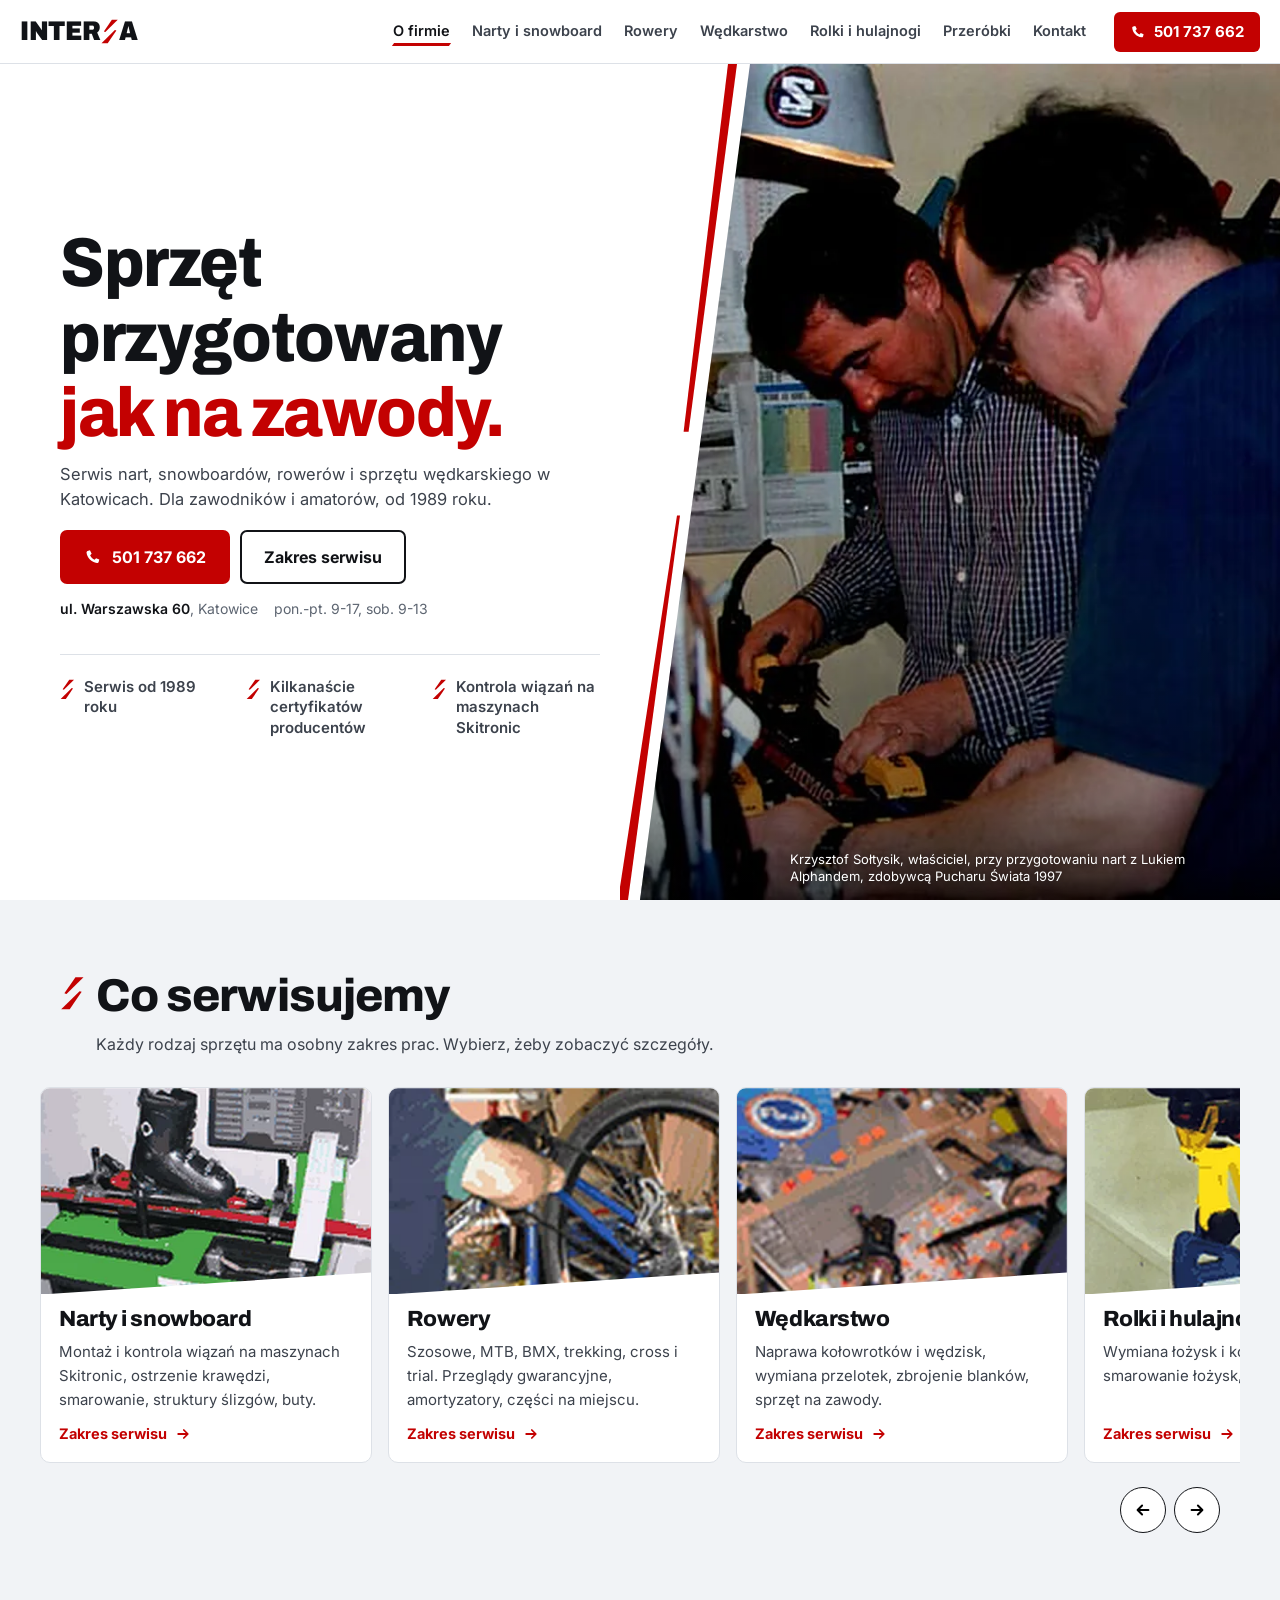
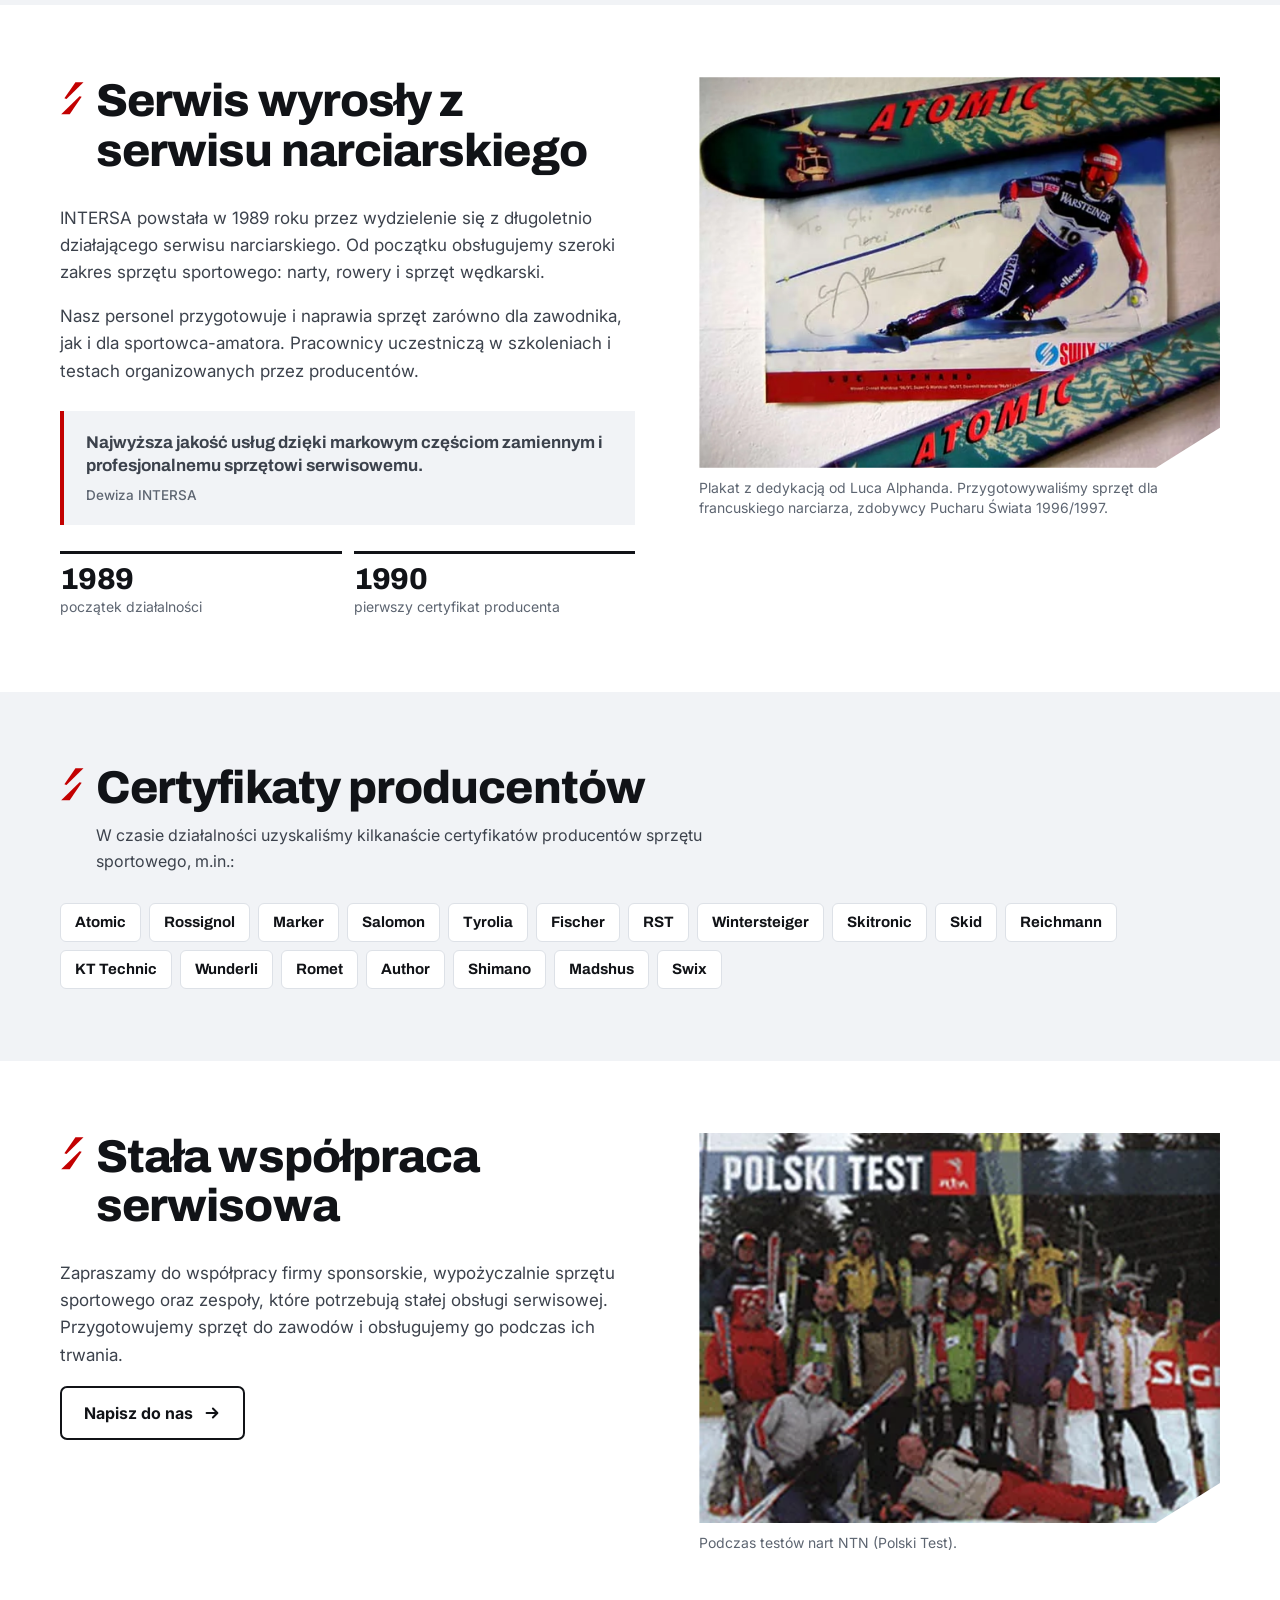
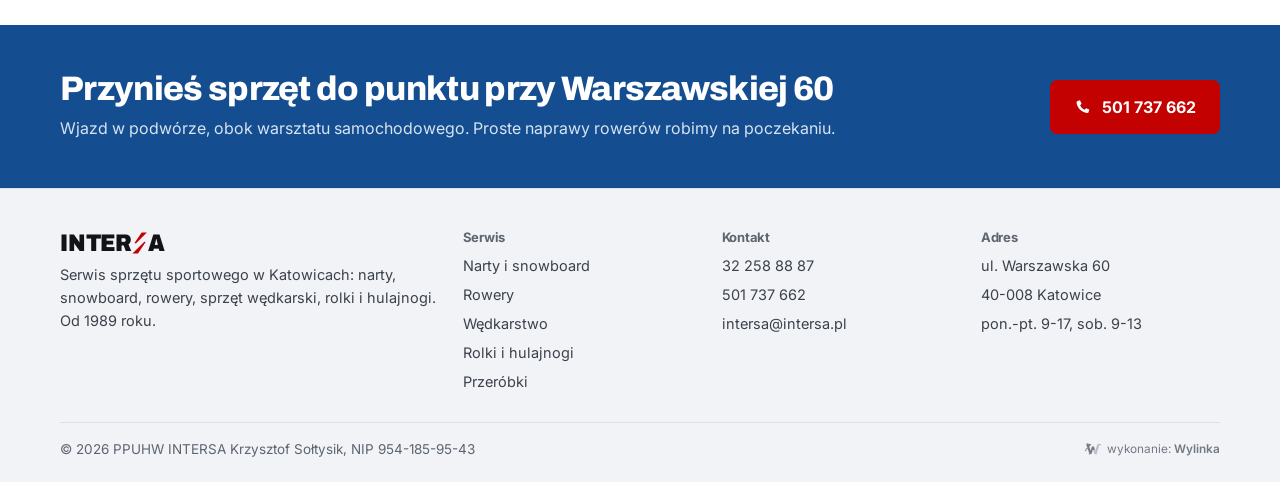
<file: index.html>
<!doctype html>
<html lang="pl">
<head>
<meta charset="utf-8">
<meta name="viewport" content="width=device-width,initial-scale=1,viewport-fit=cover">
<title>Serwis nart, rowerów i sprzętu wędkarskiego Katowice | INTERSA od 1989</title>
<meta name="description" content="INTERSA Katowice, ul. Warszawska 60: serwis nart i snowboardów, rowerów, sprzętu wędkarskiego, rolek i hulajnóg. Markowe części i profesjonalny sprzęt serwisowy od 1989 roku.">
<meta name="robots" content="noindex,nofollow">
<meta name="theme-color" content="#ffffff">
<link rel="icon" href="img/favicon.svg" type="image/svg+xml">
<link rel="preconnect" href="https://fonts.googleapis.com">
<link rel="preconnect" href="https://fonts.gstatic.com" crossorigin>
<link href="https://fonts.googleapis.com/css2?family=Archivo:wdth,wght@62..125,600..900&family=Inter:wght@400;500;600;700&display=swap" rel="stylesheet">
<link rel="preload" as="image" href="img/warsztat-2x.webp">
<link rel="stylesheet" href="style.css">
<style>
.wylinka-badge{display:inline-flex;align-items:center;gap:.4em;color:inherit;text-decoration:none;font-size:.875em;line-height:1;opacity:.85}
.wylinka-badge:hover,.wylinka-badge:focus-visible{opacity:1}
.wylinka-badge:focus-visible{outline:2px solid currentColor;outline-offset:3px;border-radius:2px}
.wylinka-badge svg{width:18px;height:18px;flex:none;overflow:visible}
.wylinka-badge b{font-weight:600}
.wylinka-badge .wy-old{opacity:.45;transform-origin:40px 30px;transition:transform .32s cubic-bezier(.3,.7,.4,1),opacity .32s ease-out}
.wylinka-badge .wy-pod{opacity:0;transition:opacity .2s ease-out .08s}
.wylinka-badge:hover .wy-old,.wylinka-badge:focus-visible .wy-old{transform:translate(9px,7px) rotate(9deg);opacity:0}
.wylinka-badge:hover .wy-pod,.wylinka-badge:focus-visible .wy-pod{opacity:1}
@media (prefers-reduced-motion:reduce){.wylinka-badge .wy-old,.wylinka-badge .wy-pod{transition:none}.wylinka-badge:hover .wy-old,.wylinka-badge:focus-visible .wy-old{transform:none;opacity:.45}.wylinka-badge:hover .wy-pod,.wylinka-badge:focus-visible .wy-pod{opacity:0}}
</style>
</head>
<body>
<a class="skip" href="#tresc">Przejdź do treści</a>
<header class="top">
  <div class="top-in">
    <a class="logo" href="index.html" aria-label="INTERSA - strona główna"><span>INTER</span><svg class="s" viewBox="0 0 20 30" aria-hidden="true"><path d="M13 1H20L5.2 15.6 3.4 15Z"/><path d="M16.6 13.2 18.4 13.8 8 29H.6Z"/></svg><span>A</span></a>
    <nav class="nav" aria-label="Menu główne"><a href="index.html" aria-current=page>O firmie</a><a href="narty.html">Narty i snowboard</a><a href="rowery.html">Rowery</a><a href="wedkarstwo.html">Wędkarstwo</a><a href="rolki.html">Rolki i hulajnogi</a><a href="przerobki.html">Przeróbki</a><a href="kontakt.html">Kontakt</a></nav>
    <a class="tel-top" href="tel:+48501737662"><svg viewBox="0 0 20 20" aria-hidden="true"><path d="M6.6 2.5 4 3.2c-.8.3-1.3 1-1.2 1.9.6 6 5.6 11 11.6 11.6.9.1 1.6-.4 1.9-1.2l.7-2.6-3.6-1.6-1.6 1.7c-2.2-1-4-2.8-5-5l1.7-1.6Z" fill="currentColor"/></svg>501 737 662</a>
    <button class="burger" aria-label="Menu" aria-expanded="false"><span></span></button>
  </div>
</header>
<nav class="mnav" aria-label="Menu mobilne"><a href="index.html" aria-current=page>O firmie<small>od 1989</small></a><a href="narty.html">Narty i snowboard<small>serwis zimowy</small></a><a href="rowery.html">Rowery<small>wszystkie typy</small></a><a href="wedkarstwo.html">Wędkarstwo<small>kołowrotki, wędziska</small></a><a href="rolki.html">Rolki i hulajnogi<small>łożyska, koła</small></a><a href="przerobki.html">Przeróbki<small>sprzęt dla wymagających</small></a><a href="kontakt.html">Kontakt<small>Warszawska 60</small></a><a class="mtel" href="tel:+48501737662">Zadzwoń: 501 737 662</a><span class="maddr">ul. Warszawska 60, Katowice (wjazd w podwórze)<br>pon.-pt. 9:00-17:00, sob. 9:00-13:00</span></nav>
<main id="tresc">

<section class="hero">
  <div class="hero-txt">
    <h1>Sprzęt przygotowany <em>jak na zawody.</em></h1>
    <p class="lead">Serwis nart, snowboardów, rowerów i sprzętu wędkarskiego w Katowicach. Dla zawodników i amatorów, od 1989 roku.</p>
    <div class="acts"><a class="btn btn-red" href="tel:+48501737662"><svg viewBox="0 0 20 20" aria-hidden="true"><path d="M6.6 2.5 4 3.2c-.8.3-1.3 1-1.2 1.9.6 6 5.6 11 11.6 11.6.9.1 1.6-.4 1.9-1.2l.7-2.6-3.6-1.6-1.6 1.7c-2.2-1-4-2.8-5-5l1.7-1.6Z" fill="currentColor"/></svg>501 737 662</a><a class="btn btn-line" href="#serwis">Zakres serwisu</a></div>
    <p class="hero-meta"><span><b>ul. Warszawska 60</b>, Katowice</span><span>pon.-pt. 9-17, sob. 9-13</span></p>
    <ul class="trust"><li><svg class="blades" viewBox="0 0 20 30" aria-hidden="true"><path d="M13 1H20L5.2 15.6 3.4 15Z"/><path d="M16.6 13.2 18.4 13.8 8 29H.6Z"/></svg>Serwis od 1989 roku</li><li><svg class="blades" viewBox="0 0 20 30" aria-hidden="true"><path d="M13 1H20L5.2 15.6 3.4 15Z"/><path d="M16.6 13.2 18.4 13.8 8 29H.6Z"/></svg>Kilkanaście certyfikatów producentów</li><li><svg class="blades" viewBox="0 0 20 30" aria-hidden="true"><path d="M13 1H20L5.2 15.6 3.4 15Z"/><path d="M16.6 13.2 18.4 13.8 8 29H.6Z"/></svg>Kontrola wiązań na maszynach Skitronic</li></ul>
  </div>
  <svg class="cut cut-d" viewBox="0 0 130 100" preserveAspectRatio="none" aria-hidden="true"><path d="M108 0H117L68.6 44H63.6Z"/><path d="M57 54H60L8 100H-2Z"/></svg>
  <div class="hero-img"><img src="img/warsztat-2x.webp" alt="Krzysztof Sołtysik przygotowuje narty w warsztacie INTERSA" width="1280" height="932" fetchpriority="high"><span class="cap">Krzysztof Sołtysik, właściciel, przy przygotowaniu nart z Lukiem Alphandem, zdobywcą Pucharu Świata 1997</span></div>
</section>

<section class="sec sec-ice" id="serwis"><div class="wrap">
  <div class="sec-head"><svg class="blades" viewBox="0 0 20 30" aria-hidden="true"><path d="M13 1H20L5.2 15.6 3.4 15Z"/><path d="M16.6 13.2 18.4 13.8 8 29H.6Z"/></svg><div><h2>Co serwisujemy</h2><p>Każdy rodzaj sprzętu ma osobny zakres prac. Wybierz, żeby zobaczyć szczegóły.</p></div></div>
  <div class="rail" id="rail1"><a class="card" href="narty.html"><figure><img src="img/narty-skitronic.webp" alt="Narty i snowboard - serwis INTERSA" loading="lazy" width="378" height="200"></figure><div class="cb"><h3>Narty i snowboard</h3><p>Montaż i kontrola wiązań na maszynach Skitronic, ostrzenie krawędzi, smarowanie, struktury ślizgów, buty.</p><span class="more">Zakres serwisu <svg viewBox="0 0 20 20" aria-hidden="true"><path d="M4 10h11M11 5l5 5-5 5" fill="none" stroke="currentColor" stroke-width="2.2" stroke-linecap="round" stroke-linejoin="round"/></svg></span></div></a><a class="card" href="rowery.html"><figure><img src="img/rower-serwis.webp" alt="Rowery - serwis INTERSA" loading="lazy" width="378" height="200"></figure><div class="cb"><h3>Rowery</h3><p>Szosowe, MTB, BMX, trekking, cross i trial. Przeglądy gwarancyjne, amortyzatory, części na miejscu.</p><span class="more">Zakres serwisu <svg viewBox="0 0 20 20" aria-hidden="true"><path d="M4 10h11M11 5l5 5-5 5" fill="none" stroke="currentColor" stroke-width="2.2" stroke-linecap="round" stroke-linejoin="round"/></svg></span></div></a><a class="card" href="wedkarstwo.html"><figure><img src="img/wedkarstwo.webp" alt="Wędkarstwo - serwis INTERSA" loading="lazy" width="378" height="200"></figure><div class="cb"><h3>Wędkarstwo</h3><p>Naprawa kołowrotków i wędzisk, wymiana przelotek, zbrojenie blanków, sprzęt na zawody.</p><span class="more">Zakres serwisu <svg viewBox="0 0 20 20" aria-hidden="true"><path d="M4 10h11M11 5l5 5-5 5" fill="none" stroke="currentColor" stroke-width="2.2" stroke-linecap="round" stroke-linejoin="round"/></svg></span></div></a><a class="card" href="rolki.html"><figure><img src="img/rolki.webp" alt="Rolki i hulajnogi - serwis INTERSA" loading="lazy" width="378" height="200"></figure><div class="cb"><h3>Rolki i hulajnogi</h3><p>Wymiana łożysk i kół, mycie i smarowanie łożysk, wymiana hamulców.</p><span class="more">Zakres serwisu <svg viewBox="0 0 20 20" aria-hidden="true"><path d="M4 10h11M11 5l5 5-5 5" fill="none" stroke="currentColor" stroke-width="2.2" stroke-linecap="round" stroke-linejoin="round"/></svg></span></div></a><a class="card" href="przerobki.html"><figure><img src="img/przerobki.webp" alt="Przeróbki na zamówienie - serwis INTERSA" loading="lazy" width="378" height="200"></figure><div class="cb"><h3>Przeróbki na zamówienie</h3><p>Adaptacja sprzętu według projektu klienta i dopasowanie do indywidualnych potrzeb.</p><span class="more">Zakres serwisu <svg viewBox="0 0 20 20" aria-hidden="true"><path d="M4 10h11M11 5l5 5-5 5" fill="none" stroke="currentColor" stroke-width="2.2" stroke-linecap="round" stroke-linejoin="round"/></svg></span></div></a></div>
  <div class="rail-nav" data-rail="rail1"><button data-dir="prev" aria-label="Poprzednie"><svg viewBox="0 0 20 20" aria-hidden="true"><path d="M16 10H5M9 5l-5 5 5 5" fill="none" stroke="currentColor" stroke-width="2.2" stroke-linecap="round" stroke-linejoin="round"/></svg></button><button data-dir="next" aria-label="Następne"><svg viewBox="0 0 20 20" aria-hidden="true"><path d="M4 10h11M11 5l5 5-5 5" fill="none" stroke="currentColor" stroke-width="2.2" stroke-linecap="round" stroke-linejoin="round"/></svg></button></div>
</div></section>

<section class="sec" id="firma"><div class="wrap about">
  <div class="about-txt">
    <div class="sec-head"><svg class="blades" viewBox="0 0 20 30" aria-hidden="true"><path d="M13 1H20L5.2 15.6 3.4 15Z"/><path d="M16.6 13.2 18.4 13.8 8 29H.6Z"/></svg><div><h2>Serwis wyrosły z serwisu narciarskiego</h2></div></div>
    <p>INTERSA powstała w 1989 roku przez wydzielenie się z długoletnio działającego serwisu narciarskiego. Od początku obsługujemy szeroki zakres sprzętu sportowego: narty, rowery i sprzęt wędkarski.</p>
    <p>Nasz personel przygotowuje i naprawia sprzęt zarówno dla zawodnika, jak i dla sportowca-amatora. Pracownicy uczestniczą w szkoleniach i testach organizowanych przez producentów.</p>
    <p class="motto">Najwyższa jakość usług dzięki markowym częściom zamiennym i profesjonalnemu sprzętowi serwisowemu.<span>Dewiza INTERSA</span></p>
    <div class="facts"><div class="fact"><b>1989</b><span>początek działalności</span></div><div class="fact"><b>1990</b><span>pierwszy certyfikat producenta</span></div></div>
  </div>
  <figure class="about-fig"><img src="img/alphand-2x.webp" alt="Plakat Luca Alphanda z dedykacją dla serwisu" loading="lazy" width="1280" height="950"><figcaption>Plakat z dedykacją od Luca Alphanda. Przygotowywaliśmy sprzęt dla francuskiego narciarza, zdobywcy Pucharu Świata 1996/1997.</figcaption></figure>
</div></section>

<section class="sec sec-ice" id="certyfikaty"><div class="wrap">
  <div class="sec-head"><svg class="blades" viewBox="0 0 20 30" aria-hidden="true"><path d="M13 1H20L5.2 15.6 3.4 15Z"/><path d="M16.6 13.2 18.4 13.8 8 29H.6Z"/></svg><div><h2>Certyfikaty producentów</h2><p>W czasie działalności uzyskaliśmy kilkanaście certyfikatów producentów sprzętu sportowego, m.in.:</p></div></div>
  <ul class="brands"><li>Atomic</li><li>Rossignol</li><li>Marker</li><li>Salomon</li><li>Tyrolia</li><li>Fischer</li><li>RST</li><li>Wintersteiger</li><li>Skitronic</li><li>Skid</li><li>Reichmann</li><li>KT Technic</li><li>Wunderli</li><li>Romet</li><li>Author</li><li>Shimano</li><li>Madshus</li><li>Swix</li></ul>
</div></section>

<section class="sec" id="wspolpraca"><div class="wrap about">
  <div class="about-txt">
    <div class="sec-head"><svg class="blades" viewBox="0 0 20 30" aria-hidden="true"><path d="M13 1H20L5.2 15.6 3.4 15Z"/><path d="M16.6 13.2 18.4 13.8 8 29H.6Z"/></svg><div><h2>Stała współpraca serwisowa</h2></div></div>
    <p>Zapraszamy do współpracy firmy sponsorskie, wypożyczalnie sprzętu sportowego oraz zespoły, które potrzebują stałej obsługi serwisowej. Przygotowujemy sprzęt do zawodów i obsługujemy go podczas ich trwania.</p>
    <a class="btn btn-line" href="kontakt.html">Napisz do nas <svg viewBox="0 0 20 20" aria-hidden="true"><path d="M4 10h11M11 5l5 5-5 5" fill="none" stroke="currentColor" stroke-width="2.2" stroke-linecap="round" stroke-linejoin="round"/></svg></a>
  </div>
  <figure class="about-fig"><img src="img/narty-test.webp" alt="Ekipa podczas testów nart NTN - Polski Test" loading="lazy" width="392" height="296"><figcaption>Podczas testów nart NTN (Polski Test).</figcaption></figure>
</div></section>
<section class="band"><div class="wrap band-in">
  <div><h2>Przynieś sprzęt do punktu przy Warszawskiej 60</h2><p>Wjazd w podwórze, obok warsztatu samochodowego. Proste naprawy rowerów robimy na poczekaniu.</p></div>
  <a class="btn btn-red" href="tel:+48501737662"><svg viewBox="0 0 20 20" aria-hidden="true"><path d="M6.6 2.5 4 3.2c-.8.3-1.3 1-1.2 1.9.6 6 5.6 11 11.6 11.6.9.1 1.6-.4 1.9-1.2l.7-2.6-3.6-1.6-1.6 1.7c-2.2-1-4-2.8-5-5l1.7-1.6Z" fill="currentColor"/></svg>501 737 662</a>
</div></section></main>
<footer class="foot">
  <div class="wrap">
    <div class="foot-grid">
      <div class="fbrand"><a class="logo" href="index.html" aria-label="INTERSA"><span>INTER</span><svg class="s" viewBox="0 0 20 30" aria-hidden="true"><path d="M13 1H20L5.2 15.6 3.4 15Z"/><path d="M16.6 13.2 18.4 13.8 8 29H.6Z"/></svg><span>A</span></a><p>Serwis sprzętu sportowego w Katowicach: narty, snowboard, rowery, sprzęt wędkarski, rolki i hulajnogi. Od 1989 roku.</p></div>
      <div><h3>Serwis</h3><ul><li><a href="narty.html">Narty i snowboard</a></li><li><a href="rowery.html">Rowery</a></li><li><a href="wedkarstwo.html">Wędkarstwo</a></li><li><a href="rolki.html">Rolki i hulajnogi</a></li><li><a href="przerobki.html">Przeróbki</a></li></ul></div>
      <div><h3>Kontakt</h3><ul><li><a href="tel:+48322588887">32 258 88 87</a></li><li><a href="tel:+48501737662">501 737 662</a></li><li><a href="mailto:intersa@intersa.pl">intersa@intersa.pl</a></li></ul></div>
      <div><h3>Adres</h3><ul><li>ul. Warszawska 60</li><li>40-008 Katowice</li><li>pon.-pt. 9-17, sob. 9-13</li></ul></div>
    </div>
    <div class="foot-bot">
      <span>&copy; 2026 PPUHW INTERSA Krzysztof Sołtysik, NIP 954-185-95-43</span>
      <a class="wylinka-badge" href="https://wylinka.pl/?utm_source=intersa.pl&amp;utm_medium=stopka&amp;utm_campaign=wykonanie" rel="noopener" title="Strona wykonana przez Wylinka"><svg viewBox="0 0 64 64" aria-hidden="true" focusable="false" fill="currentColor"><path d="M9.8 22.8l-1.2-7.9 2.2-3.7 15.5 4.6-.5 1.5-7.2 5.5 4.7 15.6 5-15.6 7 0 4.1 12.7-4.2-.9-2.6 1.8-.8-2.2-5.3 15.6-4.3 0 .4 .2-2.1 2.8-1.3-1.1 1.1-1.4-3.1 .2-.1-1.7 2.2-.1-5.7-16.5-4.8 .6-.8 3.1 0 .5-.3 .5 .8 2.2-1.6 .5-.4-1.3-.8 1.6-1.5-.8 .8-1.6-1.4 .6-.6-1.6 2.3-.8 .2-.4 1.3-4.8 5.9-.8-2.4-6.9zM15.2 13.7l-.1-.4-.4 .8-.1 .8 .1 1 .1 .4 .3 .7 .3-.9 .1-.7 0-.8z"/><path class="wy-pod" d="M37.1 49.8l-4.5-13.3 2.6-1.8 4.2 .9 .9 2.8 3-9.7 0-.5 .1-.8 3.2-8.4 .5-1 .6-1 .9-1.1 1.3-1 1.1-.7 1.4-.5 1.4-.3 .7 0 .9 0 1.2 .3 1.4 .6 .8 .5 .7 .7 .6 .7 .5 .9 .3 .9 .1 .9 0 .8-.2 .9-.5 .9-.5 .6-.7 .5-.7 .3-.1-.1 0-.1 .5-.5 .3-.7 .2-.5 0-.6-.1-.6-.3-.7-.4-.5-.4-.4-.5-.3-.6-.3-.7 0-.7 .1-.6 .1-.5 .4-.5 .5-.3 .5-.2 .7-.1 1.5-1.4 5.1-.8 3.3-.3 .7-.5 .7-6 17.5 1.9 .1-.1 1.7-3.1-.2 1.1 1.4-1.3 1.1-2.1-2.8 .4-.2z"/><path class="wy-old" d="M40.8 50l.4-.2-4.1 0-4.2-12.5 2.5-1.7 4.3 .9 .6 1.9 .6-1.6 0-.3 2.4-7.8 0-.5 .1-.8 3.2-8.4 .4-.8 .6-.9 .9-1.2 .9-.9 1.3-.8 1.4-.6 1.2-.3 1.4-.1 1.3 .1 .6 .2 .8 .3 1.1 .6 .9 .7 .7 .9 .5 .9 .3 .9 .1 1.1-.1 .9-.3 .9-.4 .7-.6 .7-.6 .4-.6 .2-.1-.1 0-.1 .5-.5 .3-.7 .2-.5 0-.5-.1-.6-.2-.6-.3-.5-.4-.5-.5-.3-.6-.3-.7-.1-.6 0-.6 .1-.6 .3-.6 .5-.3 .4-.2 .5-.1 .5-.1 1.5-1.4 5.1-.8 3.3-.3 .7-.5 .7-6 17.5 1.9 .1-.1 1.7-3.1-.2 1.1 1.4-1.3 1.1zM49.6 17.1l.6 1.7-1.5 1.9 .4 .4 1.8-2.1-.7-2.1zM48.1 28.3l.5 1.8-1.7 1.8 .4 .4 1.9-2-.6-2.2zM37.9 41.7l1.7-1.5-.4-.4-1.7 1.4zM42.6 38.7l-1.5 2.8 1.1 2-1.3 2.6 .5 .2 1.5-2.8-1.1-2 1.4-2.5z"/></svg><span>wykonanie: <b>Wylinka</b></span></a>
    </div>
  </div>
</footer>
<div class="callbar"><a class="btn btn-red" href="tel:+48501737662"><svg viewBox="0 0 20 20" aria-hidden="true"><path d="M6.6 2.5 4 3.2c-.8.3-1.3 1-1.2 1.9.6 6 5.6 11 11.6 11.6.9.1 1.6-.4 1.9-1.2l.7-2.6-3.6-1.6-1.6 1.7c-2.2-1-4-2.8-5-5l1.7-1.6Z" fill="currentColor"/></svg>Zadzwoń</a><a class="btn btn-line" href="kontakt.html">Dojazd</a></div>
<script src="app.js" defer></script>
</body>
</html>
</file>
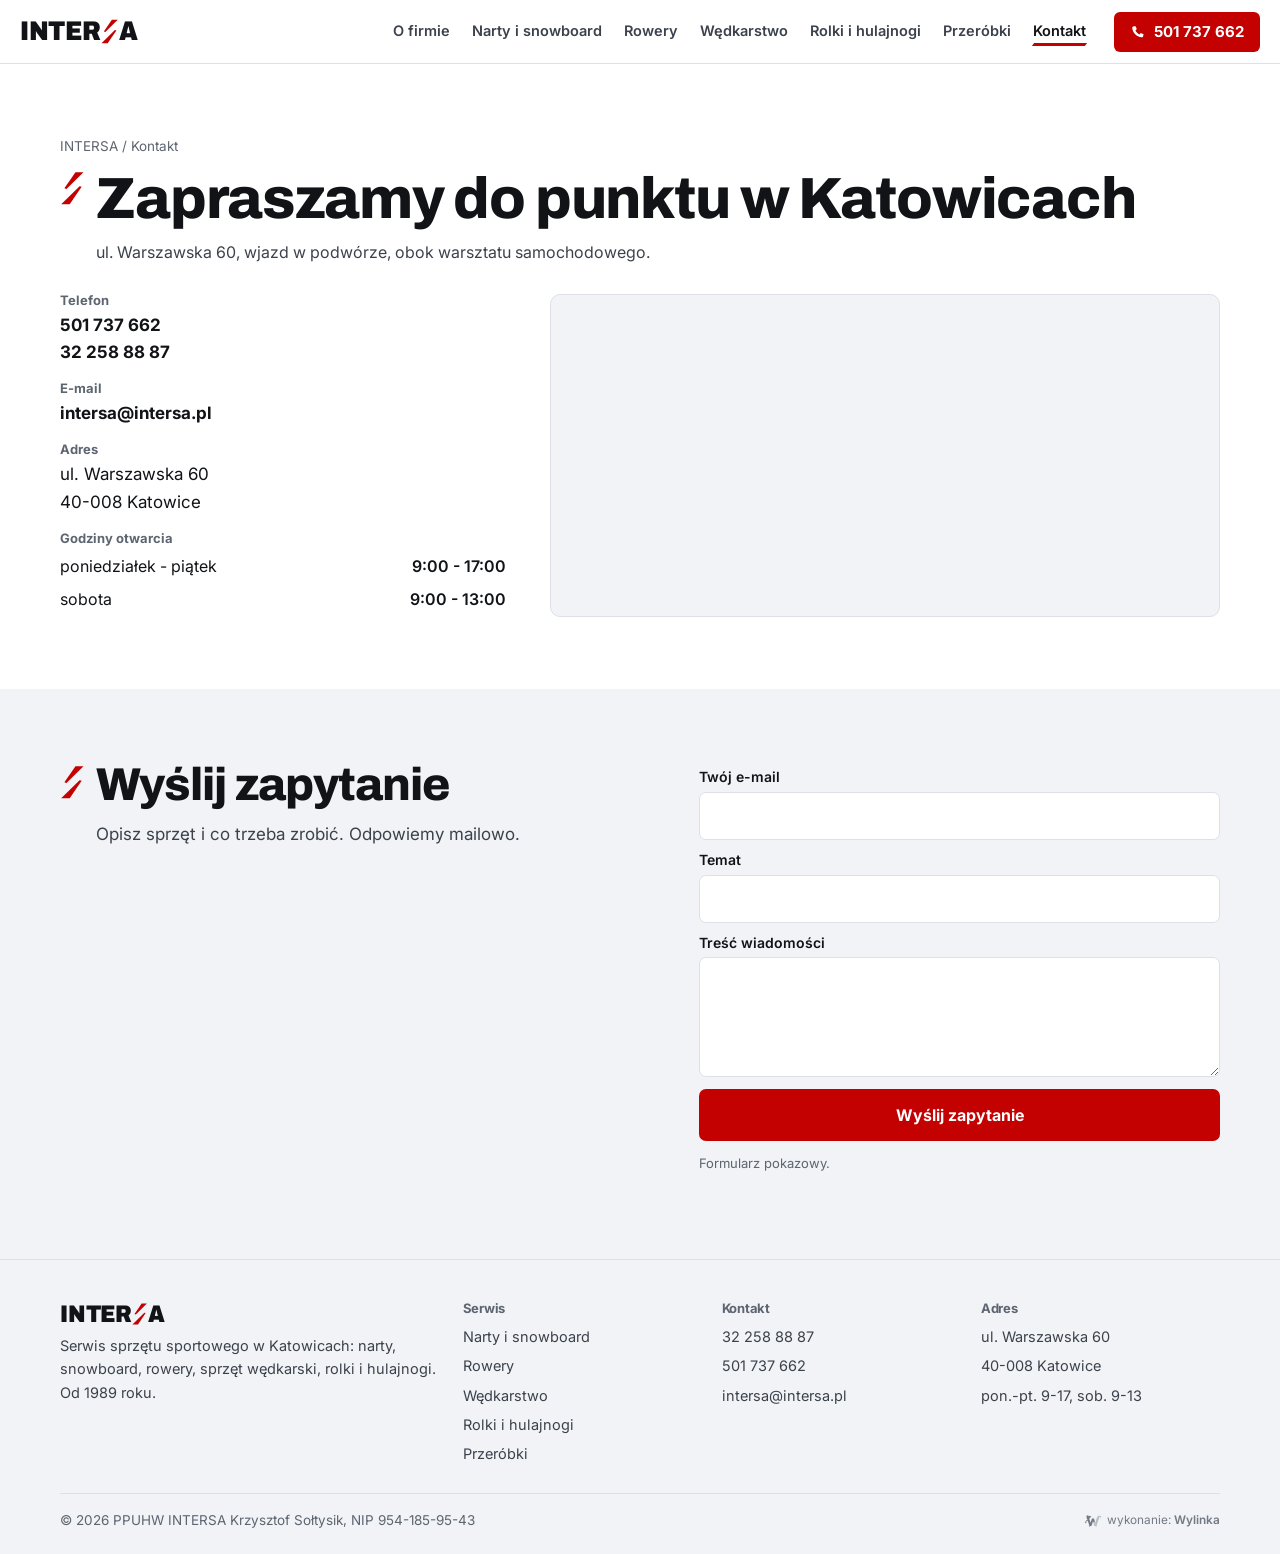
<file: kontakt.html>
<!doctype html>
<html lang="pl">
<head>
<meta charset="utf-8">
<meta name="viewport" content="width=device-width,initial-scale=1,viewport-fit=cover">
<title>Kontakt - INTERSA serwis sprzętu sportowego, Katowice Warszawska 60</title>
<meta name="description" content="INTERSA, ul. Warszawska 60, 40-008 Katowice (wjazd w podwórze). Tel. 32 258 88 87, 501 737 662. Pon.-pt. 9-17, sob. 9-13.">
<meta name="robots" content="noindex,nofollow">
<meta name="theme-color" content="#ffffff">
<link rel="icon" href="img/favicon.svg" type="image/svg+xml">
<link rel="preconnect" href="https://fonts.googleapis.com">
<link rel="preconnect" href="https://fonts.gstatic.com" crossorigin>
<link href="https://fonts.googleapis.com/css2?family=Archivo:wdth,wght@62..125,600..900&family=Inter:wght@400;500;600;700&display=swap" rel="stylesheet">

<link rel="stylesheet" href="style.css">
<style>
.wylinka-badge{display:inline-flex;align-items:center;gap:.4em;color:inherit;text-decoration:none;font-size:.875em;line-height:1;opacity:.85}
.wylinka-badge:hover,.wylinka-badge:focus-visible{opacity:1}
.wylinka-badge:focus-visible{outline:2px solid currentColor;outline-offset:3px;border-radius:2px}
.wylinka-badge svg{width:18px;height:18px;flex:none;overflow:visible}
.wylinka-badge b{font-weight:600}
.wylinka-badge .wy-old{opacity:.45;transform-origin:40px 30px;transition:transform .32s cubic-bezier(.3,.7,.4,1),opacity .32s ease-out}
.wylinka-badge .wy-pod{opacity:0;transition:opacity .2s ease-out .08s}
.wylinka-badge:hover .wy-old,.wylinka-badge:focus-visible .wy-old{transform:translate(9px,7px) rotate(9deg);opacity:0}
.wylinka-badge:hover .wy-pod,.wylinka-badge:focus-visible .wy-pod{opacity:1}
@media (prefers-reduced-motion:reduce){.wylinka-badge .wy-old,.wylinka-badge .wy-pod{transition:none}.wylinka-badge:hover .wy-old,.wylinka-badge:focus-visible .wy-old{transform:none;opacity:.45}.wylinka-badge:hover .wy-pod,.wylinka-badge:focus-visible .wy-pod{opacity:0}}
</style>
</head>
<body>
<a class="skip" href="#tresc">Przejdź do treści</a>
<header class="top">
  <div class="top-in">
    <a class="logo" href="index.html" aria-label="INTERSA - strona główna"><span>INTER</span><svg class="s" viewBox="0 0 20 30" aria-hidden="true"><path d="M13 1H20L5.2 15.6 3.4 15Z"/><path d="M16.6 13.2 18.4 13.8 8 29H.6Z"/></svg><span>A</span></a>
    <nav class="nav" aria-label="Menu główne"><a href="index.html">O firmie</a><a href="narty.html">Narty i snowboard</a><a href="rowery.html">Rowery</a><a href="wedkarstwo.html">Wędkarstwo</a><a href="rolki.html">Rolki i hulajnogi</a><a href="przerobki.html">Przeróbki</a><a href="kontakt.html" aria-current=page>Kontakt</a></nav>
    <a class="tel-top" href="tel:+48501737662"><svg viewBox="0 0 20 20" aria-hidden="true"><path d="M6.6 2.5 4 3.2c-.8.3-1.3 1-1.2 1.9.6 6 5.6 11 11.6 11.6.9.1 1.6-.4 1.9-1.2l.7-2.6-3.6-1.6-1.6 1.7c-2.2-1-4-2.8-5-5l1.7-1.6Z" fill="currentColor"/></svg>501 737 662</a>
    <button class="burger" aria-label="Menu" aria-expanded="false"><span></span></button>
  </div>
</header>
<nav class="mnav" aria-label="Menu mobilne"><a href="index.html">O firmie<small>od 1989</small></a><a href="narty.html">Narty i snowboard<small>serwis zimowy</small></a><a href="rowery.html">Rowery<small>wszystkie typy</small></a><a href="wedkarstwo.html">Wędkarstwo<small>kołowrotki, wędziska</small></a><a href="rolki.html">Rolki i hulajnogi<small>łożyska, koła</small></a><a href="przerobki.html">Przeróbki<small>sprzęt dla wymagających</small></a><a href="kontakt.html" aria-current=page>Kontakt<small>Warszawska 60</small></a><a class="mtel" href="tel:+48501737662">Zadzwoń: 501 737 662</a><span class="maddr">ul. Warszawska 60, Katowice (wjazd w podwórze)<br>pon.-pt. 9:00-17:00, sob. 9:00-13:00</span></nav>
<main id="tresc">

<section class="sec"><div class="wrap">
  <p class="crumb"><a href="index.html">INTERSA</a> / Kontakt</p>
  <div class="sec-head"><svg class="blades" viewBox="0 0 20 30" aria-hidden="true"><path d="M13 1H20L5.2 15.6 3.4 15Z"/><path d="M16.6 13.2 18.4 13.8 8 29H.6Z"/></svg><div><h1 style="font-size:clamp(34px,8vw,58px)">Zapraszamy do punktu w Katowicach</h1><p>ul. Warszawska 60, wjazd w podwórze, obok warsztatu samochodowego.</p></div></div>
  <div class="contact">
    <div class="cinfo">
      <dl>
        <div><dt>Telefon</dt><dd><a href="tel:+48501737662">501 737 662</a><br><a href="tel:+48322588887">32 258 88 87</a></dd></div>
        <div><dt>E-mail</dt><dd><a href="mailto:intersa@intersa.pl">intersa@intersa.pl</a></dd></div>
        <div><dt>Adres</dt><dd>ul. Warszawska 60<br>40-008 Katowice</dd></div>
        <div><dt>Godziny otwarcia</dt><dd><table class="hours"><tr><td>poniedziałek - piątek</td><td>9:00 - 17:00</td></tr><tr><td>sobota</td><td>9:00 - 13:00</td></tr></table></dd></div>
      </dl>
    </div>
    <div class="map"><iframe title="Mapa dojazdu: INTERSA, Warszawska 60, Katowice" src="https://maps.google.com/maps?q=Warszawska+60,+40-008+Katowice&amp;z=16&amp;output=embed" loading="lazy" referrerpolicy="no-referrer-when-downgrade"></iframe></div>
  </div>
</div></section>
<section class="sec sec-ice"><div class="wrap about">
  <div class="about-txt">
    <div class="sec-head"><svg class="blades" viewBox="0 0 20 30" aria-hidden="true"><path d="M13 1H20L5.2 15.6 3.4 15Z"/><path d="M16.6 13.2 18.4 13.8 8 29H.6Z"/></svg><div><h2>Wyślij zapytanie</h2><p>Opisz sprzęt i co trzeba zrobić. Odpowiemy mailowo.</p></div></div>
  </div>
  <form class="form">
    <label>Twój e-mail<input type="email" name="email" autocomplete="email" required></label>
    <label>Temat<input type="text" name="temat"></label>
    <label>Treść wiadomości<textarea name="tresc" required></textarea></label>
    <button class="btn btn-red" type="submit">Wyślij zapytanie</button>
    <p class="demo">Formularz pokazowy.</p>
  </form>
</div></section>
</main>
<footer class="foot">
  <div class="wrap">
    <div class="foot-grid">
      <div class="fbrand"><a class="logo" href="index.html" aria-label="INTERSA"><span>INTER</span><svg class="s" viewBox="0 0 20 30" aria-hidden="true"><path d="M13 1H20L5.2 15.6 3.4 15Z"/><path d="M16.6 13.2 18.4 13.8 8 29H.6Z"/></svg><span>A</span></a><p>Serwis sprzętu sportowego w Katowicach: narty, snowboard, rowery, sprzęt wędkarski, rolki i hulajnogi. Od 1989 roku.</p></div>
      <div><h3>Serwis</h3><ul><li><a href="narty.html">Narty i snowboard</a></li><li><a href="rowery.html">Rowery</a></li><li><a href="wedkarstwo.html">Wędkarstwo</a></li><li><a href="rolki.html">Rolki i hulajnogi</a></li><li><a href="przerobki.html">Przeróbki</a></li></ul></div>
      <div><h3>Kontakt</h3><ul><li><a href="tel:+48322588887">32 258 88 87</a></li><li><a href="tel:+48501737662">501 737 662</a></li><li><a href="mailto:intersa@intersa.pl">intersa@intersa.pl</a></li></ul></div>
      <div><h3>Adres</h3><ul><li>ul. Warszawska 60</li><li>40-008 Katowice</li><li>pon.-pt. 9-17, sob. 9-13</li></ul></div>
    </div>
    <div class="foot-bot">
      <span>&copy; 2026 PPUHW INTERSA Krzysztof Sołtysik, NIP 954-185-95-43</span>
      <a class="wylinka-badge" href="https://wylinka.pl/?utm_source=intersa.pl&amp;utm_medium=stopka&amp;utm_campaign=wykonanie" rel="noopener" title="Strona wykonana przez Wylinka"><svg viewBox="0 0 64 64" aria-hidden="true" focusable="false" fill="currentColor"><path d="M9.8 22.8l-1.2-7.9 2.2-3.7 15.5 4.6-.5 1.5-7.2 5.5 4.7 15.6 5-15.6 7 0 4.1 12.7-4.2-.9-2.6 1.8-.8-2.2-5.3 15.6-4.3 0 .4 .2-2.1 2.8-1.3-1.1 1.1-1.4-3.1 .2-.1-1.7 2.2-.1-5.7-16.5-4.8 .6-.8 3.1 0 .5-.3 .5 .8 2.2-1.6 .5-.4-1.3-.8 1.6-1.5-.8 .8-1.6-1.4 .6-.6-1.6 2.3-.8 .2-.4 1.3-4.8 5.9-.8-2.4-6.9zM15.2 13.7l-.1-.4-.4 .8-.1 .8 .1 1 .1 .4 .3 .7 .3-.9 .1-.7 0-.8z"/><path class="wy-pod" d="M37.1 49.8l-4.5-13.3 2.6-1.8 4.2 .9 .9 2.8 3-9.7 0-.5 .1-.8 3.2-8.4 .5-1 .6-1 .9-1.1 1.3-1 1.1-.7 1.4-.5 1.4-.3 .7 0 .9 0 1.2 .3 1.4 .6 .8 .5 .7 .7 .6 .7 .5 .9 .3 .9 .1 .9 0 .8-.2 .9-.5 .9-.5 .6-.7 .5-.7 .3-.1-.1 0-.1 .5-.5 .3-.7 .2-.5 0-.6-.1-.6-.3-.7-.4-.5-.4-.4-.5-.3-.6-.3-.7 0-.7 .1-.6 .1-.5 .4-.5 .5-.3 .5-.2 .7-.1 1.5-1.4 5.1-.8 3.3-.3 .7-.5 .7-6 17.5 1.9 .1-.1 1.7-3.1-.2 1.1 1.4-1.3 1.1-2.1-2.8 .4-.2z"/><path class="wy-old" d="M40.8 50l.4-.2-4.1 0-4.2-12.5 2.5-1.7 4.3 .9 .6 1.9 .6-1.6 0-.3 2.4-7.8 0-.5 .1-.8 3.2-8.4 .4-.8 .6-.9 .9-1.2 .9-.9 1.3-.8 1.4-.6 1.2-.3 1.4-.1 1.3 .1 .6 .2 .8 .3 1.1 .6 .9 .7 .7 .9 .5 .9 .3 .9 .1 1.1-.1 .9-.3 .9-.4 .7-.6 .7-.6 .4-.6 .2-.1-.1 0-.1 .5-.5 .3-.7 .2-.5 0-.5-.1-.6-.2-.6-.3-.5-.4-.5-.5-.3-.6-.3-.7-.1-.6 0-.6 .1-.6 .3-.6 .5-.3 .4-.2 .5-.1 .5-.1 1.5-1.4 5.1-.8 3.3-.3 .7-.5 .7-6 17.5 1.9 .1-.1 1.7-3.1-.2 1.1 1.4-1.3 1.1zM49.6 17.1l.6 1.7-1.5 1.9 .4 .4 1.8-2.1-.7-2.1zM48.1 28.3l.5 1.8-1.7 1.8 .4 .4 1.9-2-.6-2.2zM37.9 41.7l1.7-1.5-.4-.4-1.7 1.4zM42.6 38.7l-1.5 2.8 1.1 2-1.3 2.6 .5 .2 1.5-2.8-1.1-2 1.4-2.5z"/></svg><span>wykonanie: <b>Wylinka</b></span></a>
    </div>
  </div>
</footer>
<div class="callbar"><a class="btn btn-red" href="tel:+48501737662"><svg viewBox="0 0 20 20" aria-hidden="true"><path d="M6.6 2.5 4 3.2c-.8.3-1.3 1-1.2 1.9.6 6 5.6 11 11.6 11.6.9.1 1.6-.4 1.9-1.2l.7-2.6-3.6-1.6-1.6 1.7c-2.2-1-4-2.8-5-5l1.7-1.6Z" fill="currentColor"/></svg>Zadzwoń</a><a class="btn btn-line" href="kontakt.html">Dojazd</a></div>
<script src="app.js" defer></script>
</body>
</html>
</file>
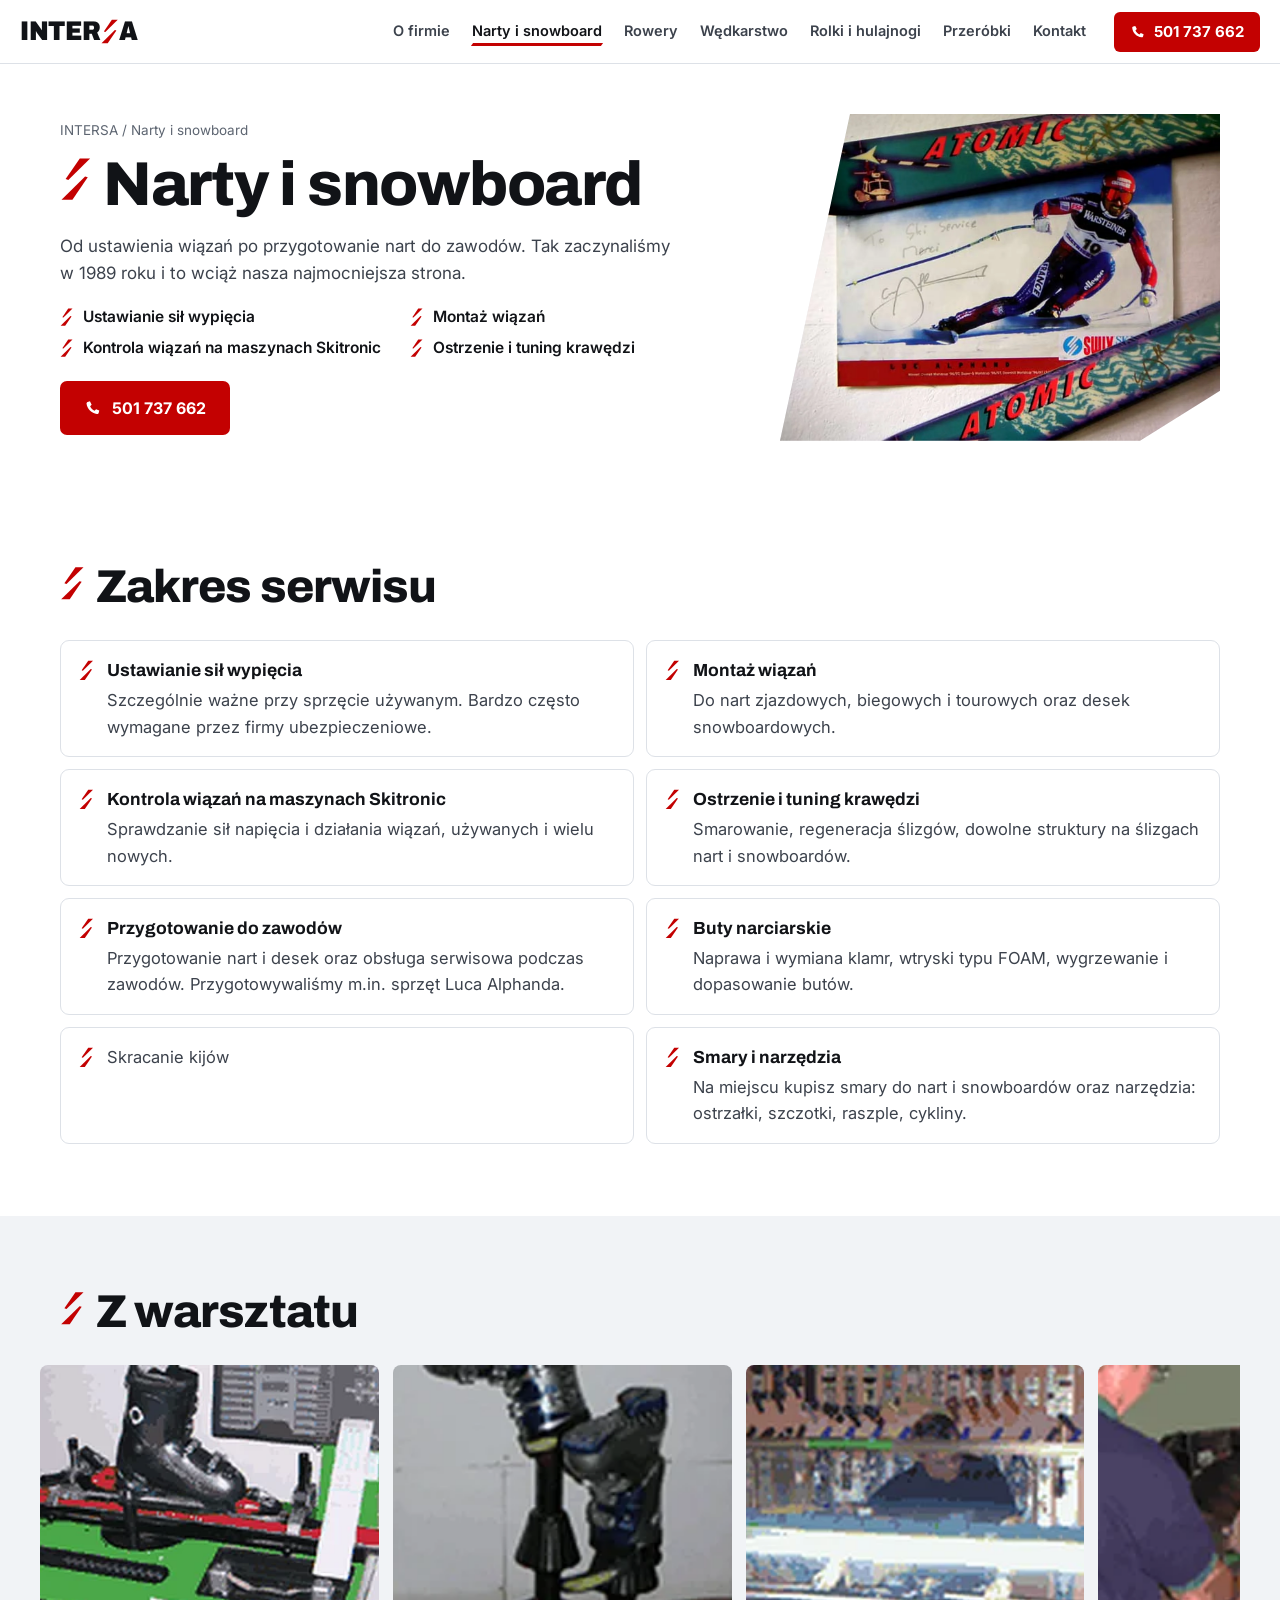
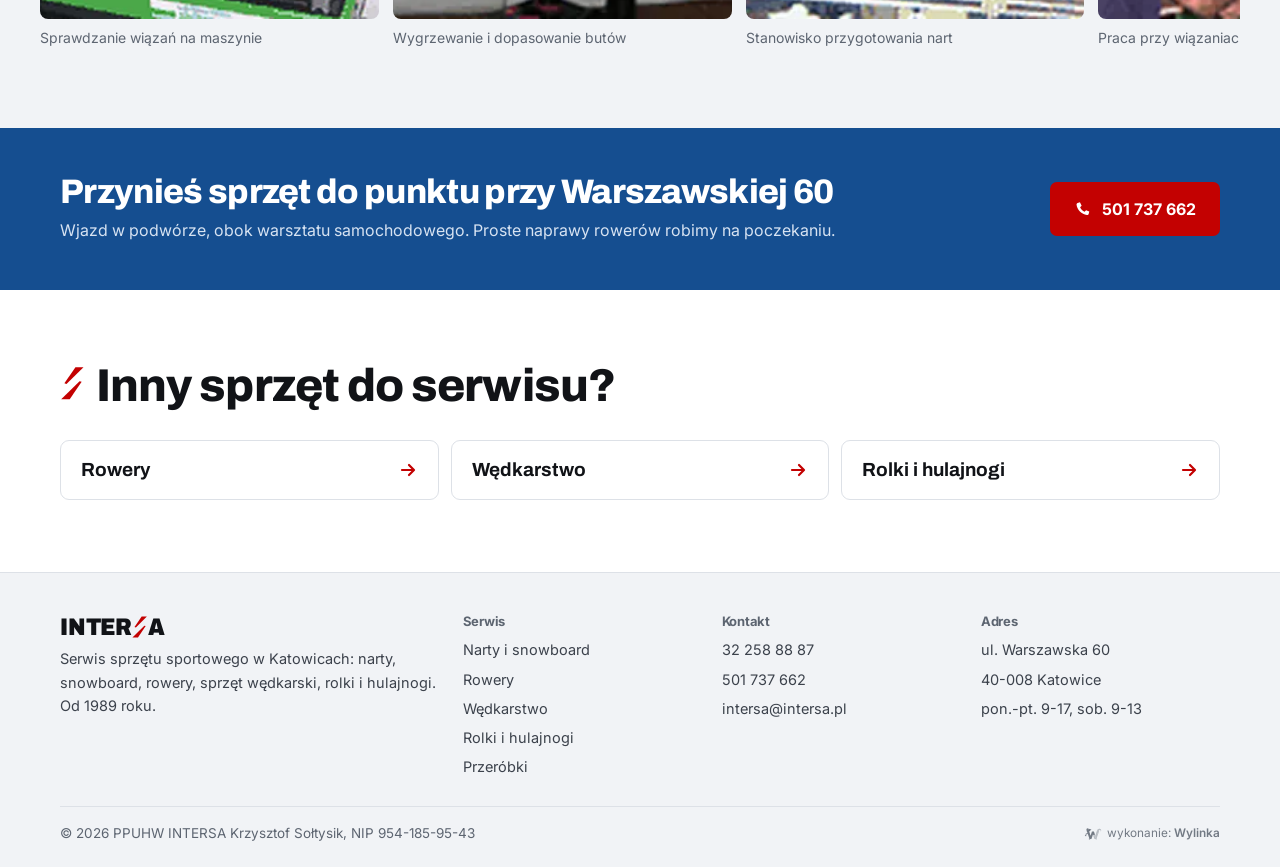
<file: narty.html>
<!doctype html>
<html lang="pl">
<head>
<meta charset="utf-8">
<meta name="viewport" content="width=device-width,initial-scale=1,viewport-fit=cover">
<title>Serwis nart i snowboardów Katowice - wiązania, ostrzenie | INTERSA</title>
<meta name="description" content="Serwis nart i snowboardów w Katowicach: ustawianie sił wypięcia, montaż wiązań, kontrola na maszynach Skitronic, ostrzenie krawędzi, smarowanie, struktury ślizgów, buty narciarskie.">
<meta name="robots" content="noindex,nofollow">
<meta name="theme-color" content="#ffffff">
<link rel="icon" href="img/favicon.svg" type="image/svg+xml">
<link rel="preconnect" href="https://fonts.googleapis.com">
<link rel="preconnect" href="https://fonts.gstatic.com" crossorigin>
<link href="https://fonts.googleapis.com/css2?family=Archivo:wdth,wght@62..125,600..900&family=Inter:wght@400;500;600;700&display=swap" rel="stylesheet">
<link rel="preload" as="image" href="img/alphand-2x.webp">
<link rel="stylesheet" href="style.css">
<style>
.wylinka-badge{display:inline-flex;align-items:center;gap:.4em;color:inherit;text-decoration:none;font-size:.875em;line-height:1;opacity:.85}
.wylinka-badge:hover,.wylinka-badge:focus-visible{opacity:1}
.wylinka-badge:focus-visible{outline:2px solid currentColor;outline-offset:3px;border-radius:2px}
.wylinka-badge svg{width:18px;height:18px;flex:none;overflow:visible}
.wylinka-badge b{font-weight:600}
.wylinka-badge .wy-old{opacity:.45;transform-origin:40px 30px;transition:transform .32s cubic-bezier(.3,.7,.4,1),opacity .32s ease-out}
.wylinka-badge .wy-pod{opacity:0;transition:opacity .2s ease-out .08s}
.wylinka-badge:hover .wy-old,.wylinka-badge:focus-visible .wy-old{transform:translate(9px,7px) rotate(9deg);opacity:0}
.wylinka-badge:hover .wy-pod,.wylinka-badge:focus-visible .wy-pod{opacity:1}
@media (prefers-reduced-motion:reduce){.wylinka-badge .wy-old,.wylinka-badge .wy-pod{transition:none}.wylinka-badge:hover .wy-old,.wylinka-badge:focus-visible .wy-old{transform:none;opacity:.45}.wylinka-badge:hover .wy-pod,.wylinka-badge:focus-visible .wy-pod{opacity:0}}
</style>
</head>
<body>
<a class="skip" href="#tresc">Przejdź do treści</a>
<header class="top">
  <div class="top-in">
    <a class="logo" href="index.html" aria-label="INTERSA - strona główna"><span>INTER</span><svg class="s" viewBox="0 0 20 30" aria-hidden="true"><path d="M13 1H20L5.2 15.6 3.4 15Z"/><path d="M16.6 13.2 18.4 13.8 8 29H.6Z"/></svg><span>A</span></a>
    <nav class="nav" aria-label="Menu główne"><a href="index.html">O firmie</a><a href="narty.html" aria-current=page>Narty i snowboard</a><a href="rowery.html">Rowery</a><a href="wedkarstwo.html">Wędkarstwo</a><a href="rolki.html">Rolki i hulajnogi</a><a href="przerobki.html">Przeróbki</a><a href="kontakt.html">Kontakt</a></nav>
    <a class="tel-top" href="tel:+48501737662"><svg viewBox="0 0 20 20" aria-hidden="true"><path d="M6.6 2.5 4 3.2c-.8.3-1.3 1-1.2 1.9.6 6 5.6 11 11.6 11.6.9.1 1.6-.4 1.9-1.2l.7-2.6-3.6-1.6-1.6 1.7c-2.2-1-4-2.8-5-5l1.7-1.6Z" fill="currentColor"/></svg>501 737 662</a>
    <button class="burger" aria-label="Menu" aria-expanded="false"><span></span></button>
  </div>
</header>
<nav class="mnav" aria-label="Menu mobilne"><a href="index.html">O firmie<small>od 1989</small></a><a href="narty.html" aria-current=page>Narty i snowboard<small>serwis zimowy</small></a><a href="rowery.html">Rowery<small>wszystkie typy</small></a><a href="wedkarstwo.html">Wędkarstwo<small>kołowrotki, wędziska</small></a><a href="rolki.html">Rolki i hulajnogi<small>łożyska, koła</small></a><a href="przerobki.html">Przeróbki<small>sprzęt dla wymagających</small></a><a href="kontakt.html">Kontakt<small>Warszawska 60</small></a><a class="mtel" href="tel:+48501737662">Zadzwoń: 501 737 662</a><span class="maddr">ul. Warszawska 60, Katowice (wjazd w podwórze)<br>pon.-pt. 9:00-17:00, sob. 9:00-13:00</span></nav>
<main id="tresc">

<section class="phero">
  <div class="phero-txt">
    <p class="crumb"><a href="index.html">INTERSA</a> / Narty i snowboard</p>
    <h1><svg class="blades" viewBox="0 0 20 30" aria-hidden="true"><path d="M13 1H20L5.2 15.6 3.4 15Z"/><path d="M16.6 13.2 18.4 13.8 8 29H.6Z"/></svg><span>Narty i snowboard</span></h1>
    <p class="lead">Od ustawienia wiązań po przygotowanie nart do zawodów. Tak zaczynaliśmy w 1989 roku i to wciąż nasza najmocniejsza strona.</p>
    <ul class="pts"><li><svg class="blades" viewBox="0 0 20 30" aria-hidden="true"><path d="M13 1H20L5.2 15.6 3.4 15Z"/><path d="M16.6 13.2 18.4 13.8 8 29H.6Z"/></svg>Ustawianie sił wypięcia</li><li><svg class="blades" viewBox="0 0 20 30" aria-hidden="true"><path d="M13 1H20L5.2 15.6 3.4 15Z"/><path d="M16.6 13.2 18.4 13.8 8 29H.6Z"/></svg>Montaż wiązań</li><li><svg class="blades" viewBox="0 0 20 30" aria-hidden="true"><path d="M13 1H20L5.2 15.6 3.4 15Z"/><path d="M16.6 13.2 18.4 13.8 8 29H.6Z"/></svg>Kontrola wiązań na maszynach Skitronic</li><li><svg class="blades" viewBox="0 0 20 30" aria-hidden="true"><path d="M13 1H20L5.2 15.6 3.4 15Z"/><path d="M16.6 13.2 18.4 13.8 8 29H.6Z"/></svg>Ostrzenie i tuning krawędzi</li></ul>
    <a class="btn btn-red" href="tel:+48501737662"><svg viewBox="0 0 20 20" aria-hidden="true"><path d="M6.6 2.5 4 3.2c-.8.3-1.3 1-1.2 1.9.6 6 5.6 11 11.6 11.6.9.1 1.6-.4 1.9-1.2l.7-2.6-3.6-1.6-1.6 1.7c-2.2-1-4-2.8-5-5l1.7-1.6Z" fill="currentColor"/></svg>501 737 662</a>
  </div>
  <div style="--ar:1.347" class="phero-img"><img src="img/alphand-2x.webp" alt="Plakat Luca Alphanda z dedykacją dla serwisu INTERSA" fetchpriority="high"></div>
</section>
<section class="sec"><div class="wrap">
  <div class="sec-head"><svg class="blades" viewBox="0 0 20 30" aria-hidden="true"><path d="M13 1H20L5.2 15.6 3.4 15Z"/><path d="M16.6 13.2 18.4 13.8 8 29H.6Z"/></svg><div><h2>Zakres serwisu</h2></div></div>
  <ul class="svc"><li><svg class="blades" viewBox="0 0 20 30" aria-hidden="true"><path d="M13 1H20L5.2 15.6 3.4 15Z"/><path d="M16.6 13.2 18.4 13.8 8 29H.6Z"/></svg><div><b>Ustawianie sił wypięcia</b><span>Szczególnie ważne przy sprzęcie używanym. Bardzo często wymagane przez firmy ubezpieczeniowe.</span></div></li><li><svg class="blades" viewBox="0 0 20 30" aria-hidden="true"><path d="M13 1H20L5.2 15.6 3.4 15Z"/><path d="M16.6 13.2 18.4 13.8 8 29H.6Z"/></svg><div><b>Montaż wiązań</b><span>Do nart zjazdowych, biegowych i tourowych oraz desek snowboardowych.</span></div></li><li><svg class="blades" viewBox="0 0 20 30" aria-hidden="true"><path d="M13 1H20L5.2 15.6 3.4 15Z"/><path d="M16.6 13.2 18.4 13.8 8 29H.6Z"/></svg><div><b>Kontrola wiązań na maszynach Skitronic</b><span>Sprawdzanie sił napięcia i działania wiązań, używanych i wielu nowych.</span></div></li><li><svg class="blades" viewBox="0 0 20 30" aria-hidden="true"><path d="M13 1H20L5.2 15.6 3.4 15Z"/><path d="M16.6 13.2 18.4 13.8 8 29H.6Z"/></svg><div><b>Ostrzenie i tuning krawędzi</b><span>Smarowanie, regeneracja ślizgów, dowolne struktury na ślizgach nart i snowboardów.</span></div></li><li><svg class="blades" viewBox="0 0 20 30" aria-hidden="true"><path d="M13 1H20L5.2 15.6 3.4 15Z"/><path d="M16.6 13.2 18.4 13.8 8 29H.6Z"/></svg><div><b>Przygotowanie do zawodów</b><span>Przygotowanie nart i desek oraz obsługa serwisowa podczas zawodów. Przygotowywaliśmy m.in. sprzęt Luca Alphanda.</span></div></li><li><svg class="blades" viewBox="0 0 20 30" aria-hidden="true"><path d="M13 1H20L5.2 15.6 3.4 15Z"/><path d="M16.6 13.2 18.4 13.8 8 29H.6Z"/></svg><div><b>Buty narciarskie</b><span>Naprawa i wymiana klamr, wtryski typu FOAM, wygrzewanie i dopasowanie butów.</span></div></li><li><svg class="blades" viewBox="0 0 20 30" aria-hidden="true"><path d="M13 1H20L5.2 15.6 3.4 15Z"/><path d="M16.6 13.2 18.4 13.8 8 29H.6Z"/></svg><div><span>Skracanie kijów</span></div></li><li><svg class="blades" viewBox="0 0 20 30" aria-hidden="true"><path d="M13 1H20L5.2 15.6 3.4 15Z"/><path d="M16.6 13.2 18.4 13.8 8 29H.6Z"/></svg><div><b>Smary i narzędzia</b><span>Na miejscu kupisz smary do nart i snowboardów oraz narzędzia: ostrzałki, szczotki, raszple, cykliny.</span></div></li></ul>
</div></section>
<section class="sec sec-ice"><div class="wrap"><div class="sec-head"><svg class="blades" viewBox="0 0 20 30" aria-hidden="true"><path d="M13 1H20L5.2 15.6 3.4 15Z"/><path d="M16.6 13.2 18.4 13.8 8 29H.6Z"/></svg><div><h2>Z warsztatu</h2></div></div><div class="gal"><figure><img src="img/narty-skitronic.webp" alt="Sprawdzanie wiązań na maszynie" loading="lazy"><figcaption>Sprawdzanie wiązań na maszynie</figcaption></figure><figure><img src="img/narty-buty.webp" alt="Wygrzewanie i dopasowanie butów" loading="lazy"><figcaption>Wygrzewanie i dopasowanie butów</figcaption></figure><figure><img src="img/narty-stol.webp" alt="Stanowisko przygotowania nart" loading="lazy"><figcaption>Stanowisko przygotowania nart</figcaption></figure><figure><img src="img/narty-wiazania.webp" alt="Praca przy wiązaniach" loading="lazy"><figcaption>Praca przy wiązaniach</figcaption></figure><figure><img src="img/narty-test.webp" alt="Podczas testów nart NTN" loading="lazy"><figcaption>Podczas testów nart NTN</figcaption></figure></div></div></section><section class="band"><div class="wrap band-in">
  <div><h2>Przynieś sprzęt do punktu przy Warszawskiej 60</h2><p>Wjazd w podwórze, obok warsztatu samochodowego. Proste naprawy rowerów robimy na poczekaniu.</p></div>
  <a class="btn btn-red" href="tel:+48501737662"><svg viewBox="0 0 20 20" aria-hidden="true"><path d="M6.6 2.5 4 3.2c-.8.3-1.3 1-1.2 1.9.6 6 5.6 11 11.6 11.6.9.1 1.6-.4 1.9-1.2l.7-2.6-3.6-1.6-1.6 1.7c-2.2-1-4-2.8-5-5l1.7-1.6Z" fill="currentColor"/></svg>501 737 662</a>
</div></section><section class="sec"><div class="wrap"><div class="sec-head"><svg class="blades" viewBox="0 0 20 30" aria-hidden="true"><path d="M13 1H20L5.2 15.6 3.4 15Z"/><path d="M16.6 13.2 18.4 13.8 8 29H.6Z"/></svg><div><h2>Inny sprzęt do serwisu?</h2></div></div><div class="next"><a href="rowery.html">Rowery<svg viewBox="0 0 20 20" aria-hidden="true"><path d="M4 10h11M11 5l5 5-5 5" fill="none" stroke="currentColor" stroke-width="2.2" stroke-linecap="round" stroke-linejoin="round"/></svg></a><a href="wedkarstwo.html">Wędkarstwo<svg viewBox="0 0 20 20" aria-hidden="true"><path d="M4 10h11M11 5l5 5-5 5" fill="none" stroke="currentColor" stroke-width="2.2" stroke-linecap="round" stroke-linejoin="round"/></svg></a><a href="rolki.html">Rolki i hulajnogi<svg viewBox="0 0 20 20" aria-hidden="true"><path d="M4 10h11M11 5l5 5-5 5" fill="none" stroke="currentColor" stroke-width="2.2" stroke-linecap="round" stroke-linejoin="round"/></svg></a></div></div></section></main>
<footer class="foot">
  <div class="wrap">
    <div class="foot-grid">
      <div class="fbrand"><a class="logo" href="index.html" aria-label="INTERSA"><span>INTER</span><svg class="s" viewBox="0 0 20 30" aria-hidden="true"><path d="M13 1H20L5.2 15.6 3.4 15Z"/><path d="M16.6 13.2 18.4 13.8 8 29H.6Z"/></svg><span>A</span></a><p>Serwis sprzętu sportowego w Katowicach: narty, snowboard, rowery, sprzęt wędkarski, rolki i hulajnogi. Od 1989 roku.</p></div>
      <div><h3>Serwis</h3><ul><li><a href="narty.html">Narty i snowboard</a></li><li><a href="rowery.html">Rowery</a></li><li><a href="wedkarstwo.html">Wędkarstwo</a></li><li><a href="rolki.html">Rolki i hulajnogi</a></li><li><a href="przerobki.html">Przeróbki</a></li></ul></div>
      <div><h3>Kontakt</h3><ul><li><a href="tel:+48322588887">32 258 88 87</a></li><li><a href="tel:+48501737662">501 737 662</a></li><li><a href="mailto:intersa@intersa.pl">intersa@intersa.pl</a></li></ul></div>
      <div><h3>Adres</h3><ul><li>ul. Warszawska 60</li><li>40-008 Katowice</li><li>pon.-pt. 9-17, sob. 9-13</li></ul></div>
    </div>
    <div class="foot-bot">
      <span>&copy; 2026 PPUHW INTERSA Krzysztof Sołtysik, NIP 954-185-95-43</span>
      <a class="wylinka-badge" href="https://wylinka.pl/?utm_source=intersa.pl&amp;utm_medium=stopka&amp;utm_campaign=wykonanie" rel="noopener" title="Strona wykonana przez Wylinka"><svg viewBox="0 0 64 64" aria-hidden="true" focusable="false" fill="currentColor"><path d="M9.8 22.8l-1.2-7.9 2.2-3.7 15.5 4.6-.5 1.5-7.2 5.5 4.7 15.6 5-15.6 7 0 4.1 12.7-4.2-.9-2.6 1.8-.8-2.2-5.3 15.6-4.3 0 .4 .2-2.1 2.8-1.3-1.1 1.1-1.4-3.1 .2-.1-1.7 2.2-.1-5.7-16.5-4.8 .6-.8 3.1 0 .5-.3 .5 .8 2.2-1.6 .5-.4-1.3-.8 1.6-1.5-.8 .8-1.6-1.4 .6-.6-1.6 2.3-.8 .2-.4 1.3-4.8 5.9-.8-2.4-6.9zM15.2 13.7l-.1-.4-.4 .8-.1 .8 .1 1 .1 .4 .3 .7 .3-.9 .1-.7 0-.8z"/><path class="wy-pod" d="M37.1 49.8l-4.5-13.3 2.6-1.8 4.2 .9 .9 2.8 3-9.7 0-.5 .1-.8 3.2-8.4 .5-1 .6-1 .9-1.1 1.3-1 1.1-.7 1.4-.5 1.4-.3 .7 0 .9 0 1.2 .3 1.4 .6 .8 .5 .7 .7 .6 .7 .5 .9 .3 .9 .1 .9 0 .8-.2 .9-.5 .9-.5 .6-.7 .5-.7 .3-.1-.1 0-.1 .5-.5 .3-.7 .2-.5 0-.6-.1-.6-.3-.7-.4-.5-.4-.4-.5-.3-.6-.3-.7 0-.7 .1-.6 .1-.5 .4-.5 .5-.3 .5-.2 .7-.1 1.5-1.4 5.1-.8 3.3-.3 .7-.5 .7-6 17.5 1.9 .1-.1 1.7-3.1-.2 1.1 1.4-1.3 1.1-2.1-2.8 .4-.2z"/><path class="wy-old" d="M40.8 50l.4-.2-4.1 0-4.2-12.5 2.5-1.7 4.3 .9 .6 1.9 .6-1.6 0-.3 2.4-7.8 0-.5 .1-.8 3.2-8.4 .4-.8 .6-.9 .9-1.2 .9-.9 1.3-.8 1.4-.6 1.2-.3 1.4-.1 1.3 .1 .6 .2 .8 .3 1.1 .6 .9 .7 .7 .9 .5 .9 .3 .9 .1 1.1-.1 .9-.3 .9-.4 .7-.6 .7-.6 .4-.6 .2-.1-.1 0-.1 .5-.5 .3-.7 .2-.5 0-.5-.1-.6-.2-.6-.3-.5-.4-.5-.5-.3-.6-.3-.7-.1-.6 0-.6 .1-.6 .3-.6 .5-.3 .4-.2 .5-.1 .5-.1 1.5-1.4 5.1-.8 3.3-.3 .7-.5 .7-6 17.5 1.9 .1-.1 1.7-3.1-.2 1.1 1.4-1.3 1.1zM49.6 17.1l.6 1.7-1.5 1.9 .4 .4 1.8-2.1-.7-2.1zM48.1 28.3l.5 1.8-1.7 1.8 .4 .4 1.9-2-.6-2.2zM37.9 41.7l1.7-1.5-.4-.4-1.7 1.4zM42.6 38.7l-1.5 2.8 1.1 2-1.3 2.6 .5 .2 1.5-2.8-1.1-2 1.4-2.5z"/></svg><span>wykonanie: <b>Wylinka</b></span></a>
    </div>
  </div>
</footer>
<div class="callbar"><a class="btn btn-red" href="tel:+48501737662"><svg viewBox="0 0 20 20" aria-hidden="true"><path d="M6.6 2.5 4 3.2c-.8.3-1.3 1-1.2 1.9.6 6 5.6 11 11.6 11.6.9.1 1.6-.4 1.9-1.2l.7-2.6-3.6-1.6-1.6 1.7c-2.2-1-4-2.8-5-5l1.7-1.6Z" fill="currentColor"/></svg>Zadzwoń</a><a class="btn btn-line" href="kontakt.html">Dojazd</a></div>
<script src="app.js" defer></script>
</body>
</html>
</file>
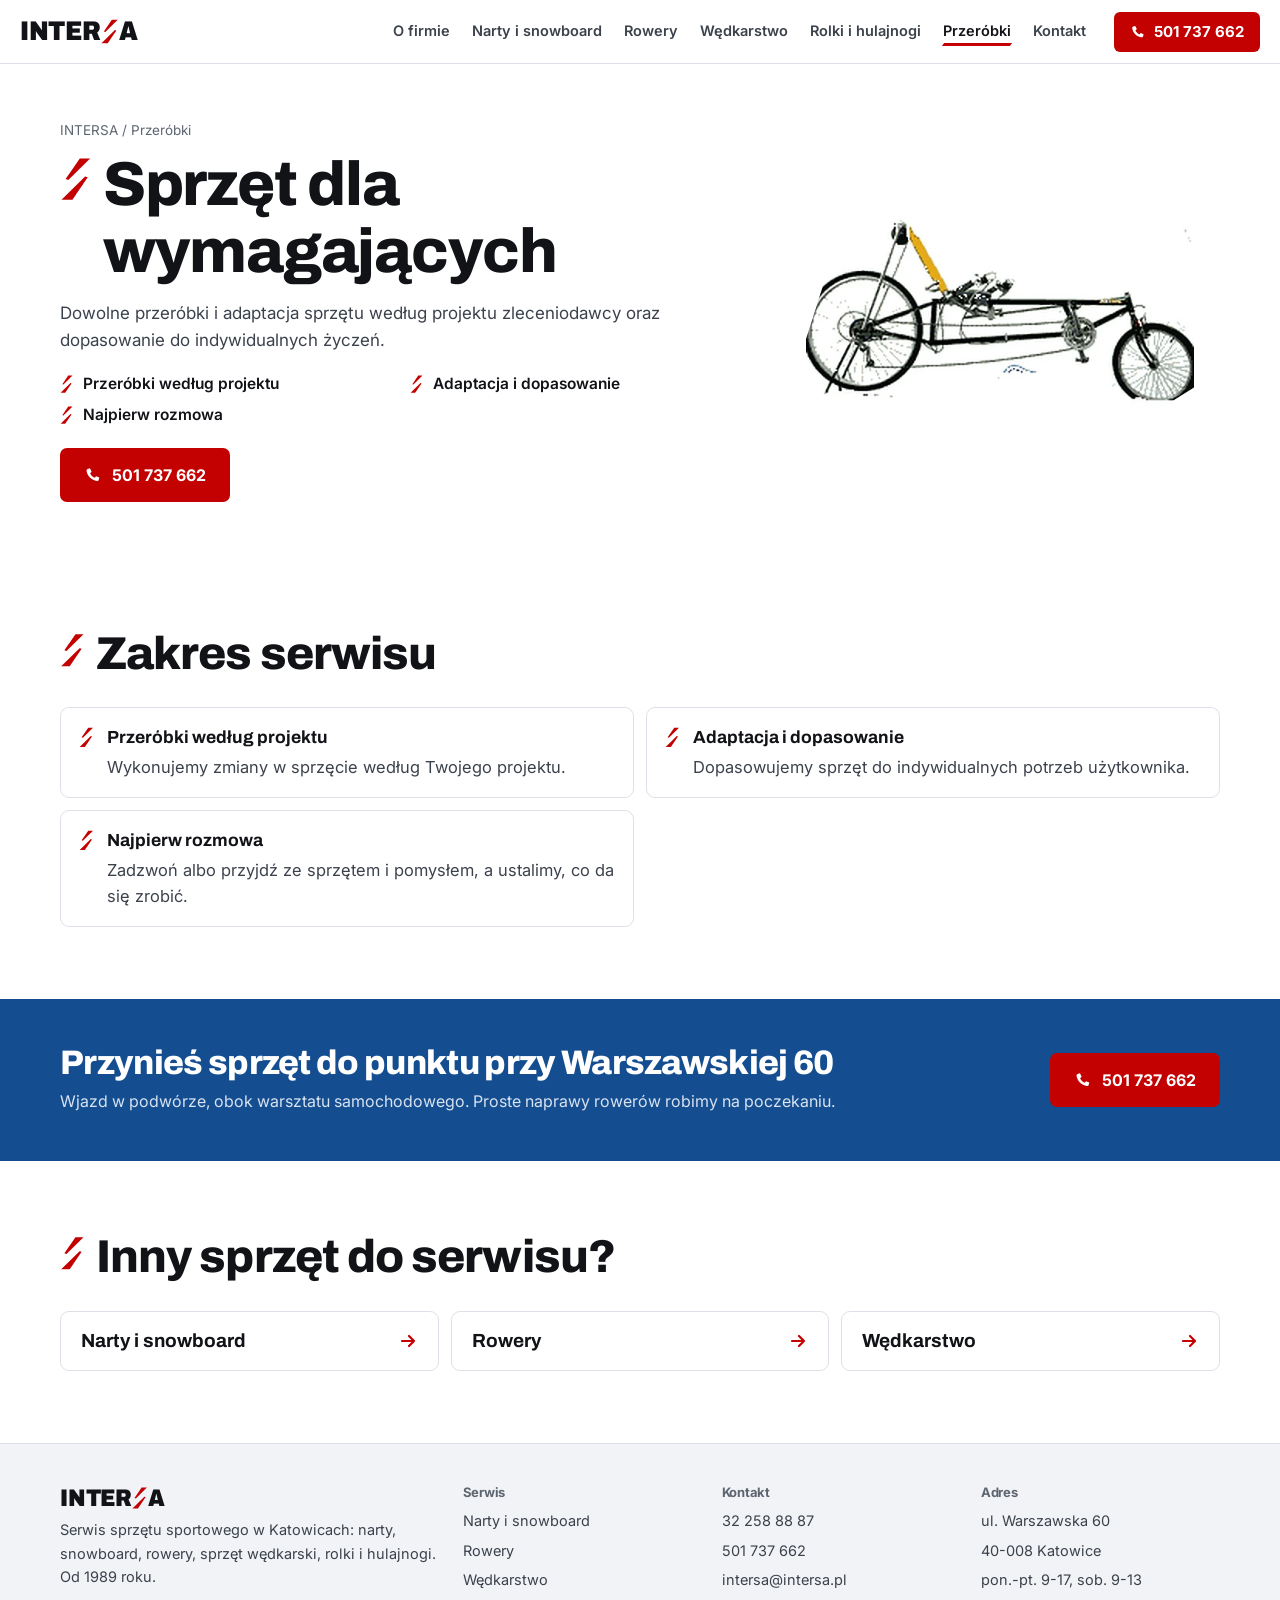
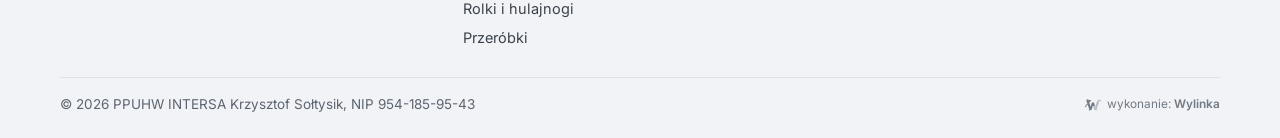
<file: przerobki.html>
<!doctype html>
<html lang="pl">
<head>
<meta charset="utf-8">
<meta name="viewport" content="width=device-width,initial-scale=1,viewport-fit=cover">
<title>Przeróbki sprzętu sportowego na zamówienie Katowice | INTERSA</title>
<meta name="description" content="Sprzęt dla wymagających: przeróbki i adaptacja sprzętu sportowego według projektu zleceniodawcy, dopasowanie do indywidualnych potrzeb. INTERSA Katowice.">
<meta name="robots" content="noindex,nofollow">
<meta name="theme-color" content="#ffffff">
<link rel="icon" href="img/favicon.svg" type="image/svg+xml">
<link rel="preconnect" href="https://fonts.googleapis.com">
<link rel="preconnect" href="https://fonts.gstatic.com" crossorigin>
<link href="https://fonts.googleapis.com/css2?family=Archivo:wdth,wght@62..125,600..900&family=Inter:wght@400;500;600;700&display=swap" rel="stylesheet">
<link rel="preload" as="image" href="img/przerobki.webp">
<link rel="stylesheet" href="style.css">
<style>
.wylinka-badge{display:inline-flex;align-items:center;gap:.4em;color:inherit;text-decoration:none;font-size:.875em;line-height:1;opacity:.85}
.wylinka-badge:hover,.wylinka-badge:focus-visible{opacity:1}
.wylinka-badge:focus-visible{outline:2px solid currentColor;outline-offset:3px;border-radius:2px}
.wylinka-badge svg{width:18px;height:18px;flex:none;overflow:visible}
.wylinka-badge b{font-weight:600}
.wylinka-badge .wy-old{opacity:.45;transform-origin:40px 30px;transition:transform .32s cubic-bezier(.3,.7,.4,1),opacity .32s ease-out}
.wylinka-badge .wy-pod{opacity:0;transition:opacity .2s ease-out .08s}
.wylinka-badge:hover .wy-old,.wylinka-badge:focus-visible .wy-old{transform:translate(9px,7px) rotate(9deg);opacity:0}
.wylinka-badge:hover .wy-pod,.wylinka-badge:focus-visible .wy-pod{opacity:1}
@media (prefers-reduced-motion:reduce){.wylinka-badge .wy-old,.wylinka-badge .wy-pod{transition:none}.wylinka-badge:hover .wy-old,.wylinka-badge:focus-visible .wy-old{transform:none;opacity:.45}.wylinka-badge:hover .wy-pod,.wylinka-badge:focus-visible .wy-pod{opacity:0}}
</style>
</head>
<body>
<a class="skip" href="#tresc">Przejdź do treści</a>
<header class="top">
  <div class="top-in">
    <a class="logo" href="index.html" aria-label="INTERSA - strona główna"><span>INTER</span><svg class="s" viewBox="0 0 20 30" aria-hidden="true"><path d="M13 1H20L5.2 15.6 3.4 15Z"/><path d="M16.6 13.2 18.4 13.8 8 29H.6Z"/></svg><span>A</span></a>
    <nav class="nav" aria-label="Menu główne"><a href="index.html">O firmie</a><a href="narty.html">Narty i snowboard</a><a href="rowery.html">Rowery</a><a href="wedkarstwo.html">Wędkarstwo</a><a href="rolki.html">Rolki i hulajnogi</a><a href="przerobki.html" aria-current=page>Przeróbki</a><a href="kontakt.html">Kontakt</a></nav>
    <a class="tel-top" href="tel:+48501737662"><svg viewBox="0 0 20 20" aria-hidden="true"><path d="M6.6 2.5 4 3.2c-.8.3-1.3 1-1.2 1.9.6 6 5.6 11 11.6 11.6.9.1 1.6-.4 1.9-1.2l.7-2.6-3.6-1.6-1.6 1.7c-2.2-1-4-2.8-5-5l1.7-1.6Z" fill="currentColor"/></svg>501 737 662</a>
    <button class="burger" aria-label="Menu" aria-expanded="false"><span></span></button>
  </div>
</header>
<nav class="mnav" aria-label="Menu mobilne"><a href="index.html">O firmie<small>od 1989</small></a><a href="narty.html">Narty i snowboard<small>serwis zimowy</small></a><a href="rowery.html">Rowery<small>wszystkie typy</small></a><a href="wedkarstwo.html">Wędkarstwo<small>kołowrotki, wędziska</small></a><a href="rolki.html">Rolki i hulajnogi<small>łożyska, koła</small></a><a href="przerobki.html" aria-current=page>Przeróbki<small>sprzęt dla wymagających</small></a><a href="kontakt.html">Kontakt<small>Warszawska 60</small></a><a class="mtel" href="tel:+48501737662">Zadzwoń: 501 737 662</a><span class="maddr">ul. Warszawska 60, Katowice (wjazd w podwórze)<br>pon.-pt. 9:00-17:00, sob. 9:00-13:00</span></nav>
<main id="tresc">

<section class="phero">
  <div class="phero-txt">
    <p class="crumb"><a href="index.html">INTERSA</a> / Przeróbki</p>
    <h1><svg class="blades" viewBox="0 0 20 30" aria-hidden="true"><path d="M13 1H20L5.2 15.6 3.4 15Z"/><path d="M16.6 13.2 18.4 13.8 8 29H.6Z"/></svg><span>Sprzęt dla wymagających</span></h1>
    <p class="lead">Dowolne przeróbki i adaptacja sprzętu według projektu zleceniodawcy oraz dopasowanie do indywidualnych życzeń.</p>
    <ul class="pts"><li><svg class="blades" viewBox="0 0 20 30" aria-hidden="true"><path d="M13 1H20L5.2 15.6 3.4 15Z"/><path d="M16.6 13.2 18.4 13.8 8 29H.6Z"/></svg>Przeróbki według projektu</li><li><svg class="blades" viewBox="0 0 20 30" aria-hidden="true"><path d="M13 1H20L5.2 15.6 3.4 15Z"/><path d="M16.6 13.2 18.4 13.8 8 29H.6Z"/></svg>Adaptacja i dopasowanie</li><li><svg class="blades" viewBox="0 0 20 30" aria-hidden="true"><path d="M13 1H20L5.2 15.6 3.4 15Z"/><path d="M16.6 13.2 18.4 13.8 8 29H.6Z"/></svg>Najpierw rozmowa</li></ul>
    <a class="btn btn-red" href="tel:+48501737662"><svg viewBox="0 0 20 20" aria-hidden="true"><path d="M6.6 2.5 4 3.2c-.8.3-1.3 1-1.2 1.9.6 6 5.6 11 11.6 11.6.9.1 1.6-.4 1.9-1.2l.7-2.6-3.6-1.6-1.6 1.7c-2.2-1-4-2.8-5-5l1.7-1.6Z" fill="currentColor"/></svg>501 737 662</a>
  </div>
  <div style="--ar:1.992" class="phero-img contain"><img src="img/przerobki.webp" alt="Rower tandem poziomy przerobiony na zamówienie" fetchpriority="high"></div>
</section>
<section class="sec"><div class="wrap">
  <div class="sec-head"><svg class="blades" viewBox="0 0 20 30" aria-hidden="true"><path d="M13 1H20L5.2 15.6 3.4 15Z"/><path d="M16.6 13.2 18.4 13.8 8 29H.6Z"/></svg><div><h2>Zakres serwisu</h2></div></div>
  <ul class="svc"><li><svg class="blades" viewBox="0 0 20 30" aria-hidden="true"><path d="M13 1H20L5.2 15.6 3.4 15Z"/><path d="M16.6 13.2 18.4 13.8 8 29H.6Z"/></svg><div><b>Przeróbki według projektu</b><span>Wykonujemy zmiany w sprzęcie według Twojego projektu.</span></div></li><li><svg class="blades" viewBox="0 0 20 30" aria-hidden="true"><path d="M13 1H20L5.2 15.6 3.4 15Z"/><path d="M16.6 13.2 18.4 13.8 8 29H.6Z"/></svg><div><b>Adaptacja i dopasowanie</b><span>Dopasowujemy sprzęt do indywidualnych potrzeb użytkownika.</span></div></li><li><svg class="blades" viewBox="0 0 20 30" aria-hidden="true"><path d="M13 1H20L5.2 15.6 3.4 15Z"/><path d="M16.6 13.2 18.4 13.8 8 29H.6Z"/></svg><div><b>Najpierw rozmowa</b><span>Zadzwoń albo przyjdź ze sprzętem i pomysłem, a ustalimy, co da się zrobić.</span></div></li></ul>
</div></section>
<section class="band"><div class="wrap band-in">
  <div><h2>Przynieś sprzęt do punktu przy Warszawskiej 60</h2><p>Wjazd w podwórze, obok warsztatu samochodowego. Proste naprawy rowerów robimy na poczekaniu.</p></div>
  <a class="btn btn-red" href="tel:+48501737662"><svg viewBox="0 0 20 20" aria-hidden="true"><path d="M6.6 2.5 4 3.2c-.8.3-1.3 1-1.2 1.9.6 6 5.6 11 11.6 11.6.9.1 1.6-.4 1.9-1.2l.7-2.6-3.6-1.6-1.6 1.7c-2.2-1-4-2.8-5-5l1.7-1.6Z" fill="currentColor"/></svg>501 737 662</a>
</div></section><section class="sec"><div class="wrap"><div class="sec-head"><svg class="blades" viewBox="0 0 20 30" aria-hidden="true"><path d="M13 1H20L5.2 15.6 3.4 15Z"/><path d="M16.6 13.2 18.4 13.8 8 29H.6Z"/></svg><div><h2>Inny sprzęt do serwisu?</h2></div></div><div class="next"><a href="narty.html">Narty i snowboard<svg viewBox="0 0 20 20" aria-hidden="true"><path d="M4 10h11M11 5l5 5-5 5" fill="none" stroke="currentColor" stroke-width="2.2" stroke-linecap="round" stroke-linejoin="round"/></svg></a><a href="rowery.html">Rowery<svg viewBox="0 0 20 20" aria-hidden="true"><path d="M4 10h11M11 5l5 5-5 5" fill="none" stroke="currentColor" stroke-width="2.2" stroke-linecap="round" stroke-linejoin="round"/></svg></a><a href="wedkarstwo.html">Wędkarstwo<svg viewBox="0 0 20 20" aria-hidden="true"><path d="M4 10h11M11 5l5 5-5 5" fill="none" stroke="currentColor" stroke-width="2.2" stroke-linecap="round" stroke-linejoin="round"/></svg></a></div></div></section></main>
<footer class="foot">
  <div class="wrap">
    <div class="foot-grid">
      <div class="fbrand"><a class="logo" href="index.html" aria-label="INTERSA"><span>INTER</span><svg class="s" viewBox="0 0 20 30" aria-hidden="true"><path d="M13 1H20L5.2 15.6 3.4 15Z"/><path d="M16.6 13.2 18.4 13.8 8 29H.6Z"/></svg><span>A</span></a><p>Serwis sprzętu sportowego w Katowicach: narty, snowboard, rowery, sprzęt wędkarski, rolki i hulajnogi. Od 1989 roku.</p></div>
      <div><h3>Serwis</h3><ul><li><a href="narty.html">Narty i snowboard</a></li><li><a href="rowery.html">Rowery</a></li><li><a href="wedkarstwo.html">Wędkarstwo</a></li><li><a href="rolki.html">Rolki i hulajnogi</a></li><li><a href="przerobki.html">Przeróbki</a></li></ul></div>
      <div><h3>Kontakt</h3><ul><li><a href="tel:+48322588887">32 258 88 87</a></li><li><a href="tel:+48501737662">501 737 662</a></li><li><a href="mailto:intersa@intersa.pl">intersa@intersa.pl</a></li></ul></div>
      <div><h3>Adres</h3><ul><li>ul. Warszawska 60</li><li>40-008 Katowice</li><li>pon.-pt. 9-17, sob. 9-13</li></ul></div>
    </div>
    <div class="foot-bot">
      <span>&copy; 2026 PPUHW INTERSA Krzysztof Sołtysik, NIP 954-185-95-43</span>
      <a class="wylinka-badge" href="https://wylinka.pl/?utm_source=intersa.pl&amp;utm_medium=stopka&amp;utm_campaign=wykonanie" rel="noopener" title="Strona wykonana przez Wylinka"><svg viewBox="0 0 64 64" aria-hidden="true" focusable="false" fill="currentColor"><path d="M9.8 22.8l-1.2-7.9 2.2-3.7 15.5 4.6-.5 1.5-7.2 5.5 4.7 15.6 5-15.6 7 0 4.1 12.7-4.2-.9-2.6 1.8-.8-2.2-5.3 15.6-4.3 0 .4 .2-2.1 2.8-1.3-1.1 1.1-1.4-3.1 .2-.1-1.7 2.2-.1-5.7-16.5-4.8 .6-.8 3.1 0 .5-.3 .5 .8 2.2-1.6 .5-.4-1.3-.8 1.6-1.5-.8 .8-1.6-1.4 .6-.6-1.6 2.3-.8 .2-.4 1.3-4.8 5.9-.8-2.4-6.9zM15.2 13.7l-.1-.4-.4 .8-.1 .8 .1 1 .1 .4 .3 .7 .3-.9 .1-.7 0-.8z"/><path class="wy-pod" d="M37.1 49.8l-4.5-13.3 2.6-1.8 4.2 .9 .9 2.8 3-9.7 0-.5 .1-.8 3.2-8.4 .5-1 .6-1 .9-1.1 1.3-1 1.1-.7 1.4-.5 1.4-.3 .7 0 .9 0 1.2 .3 1.4 .6 .8 .5 .7 .7 .6 .7 .5 .9 .3 .9 .1 .9 0 .8-.2 .9-.5 .9-.5 .6-.7 .5-.7 .3-.1-.1 0-.1 .5-.5 .3-.7 .2-.5 0-.6-.1-.6-.3-.7-.4-.5-.4-.4-.5-.3-.6-.3-.7 0-.7 .1-.6 .1-.5 .4-.5 .5-.3 .5-.2 .7-.1 1.5-1.4 5.1-.8 3.3-.3 .7-.5 .7-6 17.5 1.9 .1-.1 1.7-3.1-.2 1.1 1.4-1.3 1.1-2.1-2.8 .4-.2z"/><path class="wy-old" d="M40.8 50l.4-.2-4.1 0-4.2-12.5 2.5-1.7 4.3 .9 .6 1.9 .6-1.6 0-.3 2.4-7.8 0-.5 .1-.8 3.2-8.4 .4-.8 .6-.9 .9-1.2 .9-.9 1.3-.8 1.4-.6 1.2-.3 1.4-.1 1.3 .1 .6 .2 .8 .3 1.1 .6 .9 .7 .7 .9 .5 .9 .3 .9 .1 1.1-.1 .9-.3 .9-.4 .7-.6 .7-.6 .4-.6 .2-.1-.1 0-.1 .5-.5 .3-.7 .2-.5 0-.5-.1-.6-.2-.6-.3-.5-.4-.5-.5-.3-.6-.3-.7-.1-.6 0-.6 .1-.6 .3-.6 .5-.3 .4-.2 .5-.1 .5-.1 1.5-1.4 5.1-.8 3.3-.3 .7-.5 .7-6 17.5 1.9 .1-.1 1.7-3.1-.2 1.1 1.4-1.3 1.1zM49.6 17.1l.6 1.7-1.5 1.9 .4 .4 1.8-2.1-.7-2.1zM48.1 28.3l.5 1.8-1.7 1.8 .4 .4 1.9-2-.6-2.2zM37.9 41.7l1.7-1.5-.4-.4-1.7 1.4zM42.6 38.7l-1.5 2.8 1.1 2-1.3 2.6 .5 .2 1.5-2.8-1.1-2 1.4-2.5z"/></svg><span>wykonanie: <b>Wylinka</b></span></a>
    </div>
  </div>
</footer>
<div class="callbar"><a class="btn btn-red" href="tel:+48501737662"><svg viewBox="0 0 20 20" aria-hidden="true"><path d="M6.6 2.5 4 3.2c-.8.3-1.3 1-1.2 1.9.6 6 5.6 11 11.6 11.6.9.1 1.6-.4 1.9-1.2l.7-2.6-3.6-1.6-1.6 1.7c-2.2-1-4-2.8-5-5l1.7-1.6Z" fill="currentColor"/></svg>Zadzwoń</a><a class="btn btn-line" href="kontakt.html">Dojazd</a></div>
<script src="app.js" defer></script>
</body>
</html>
</file>
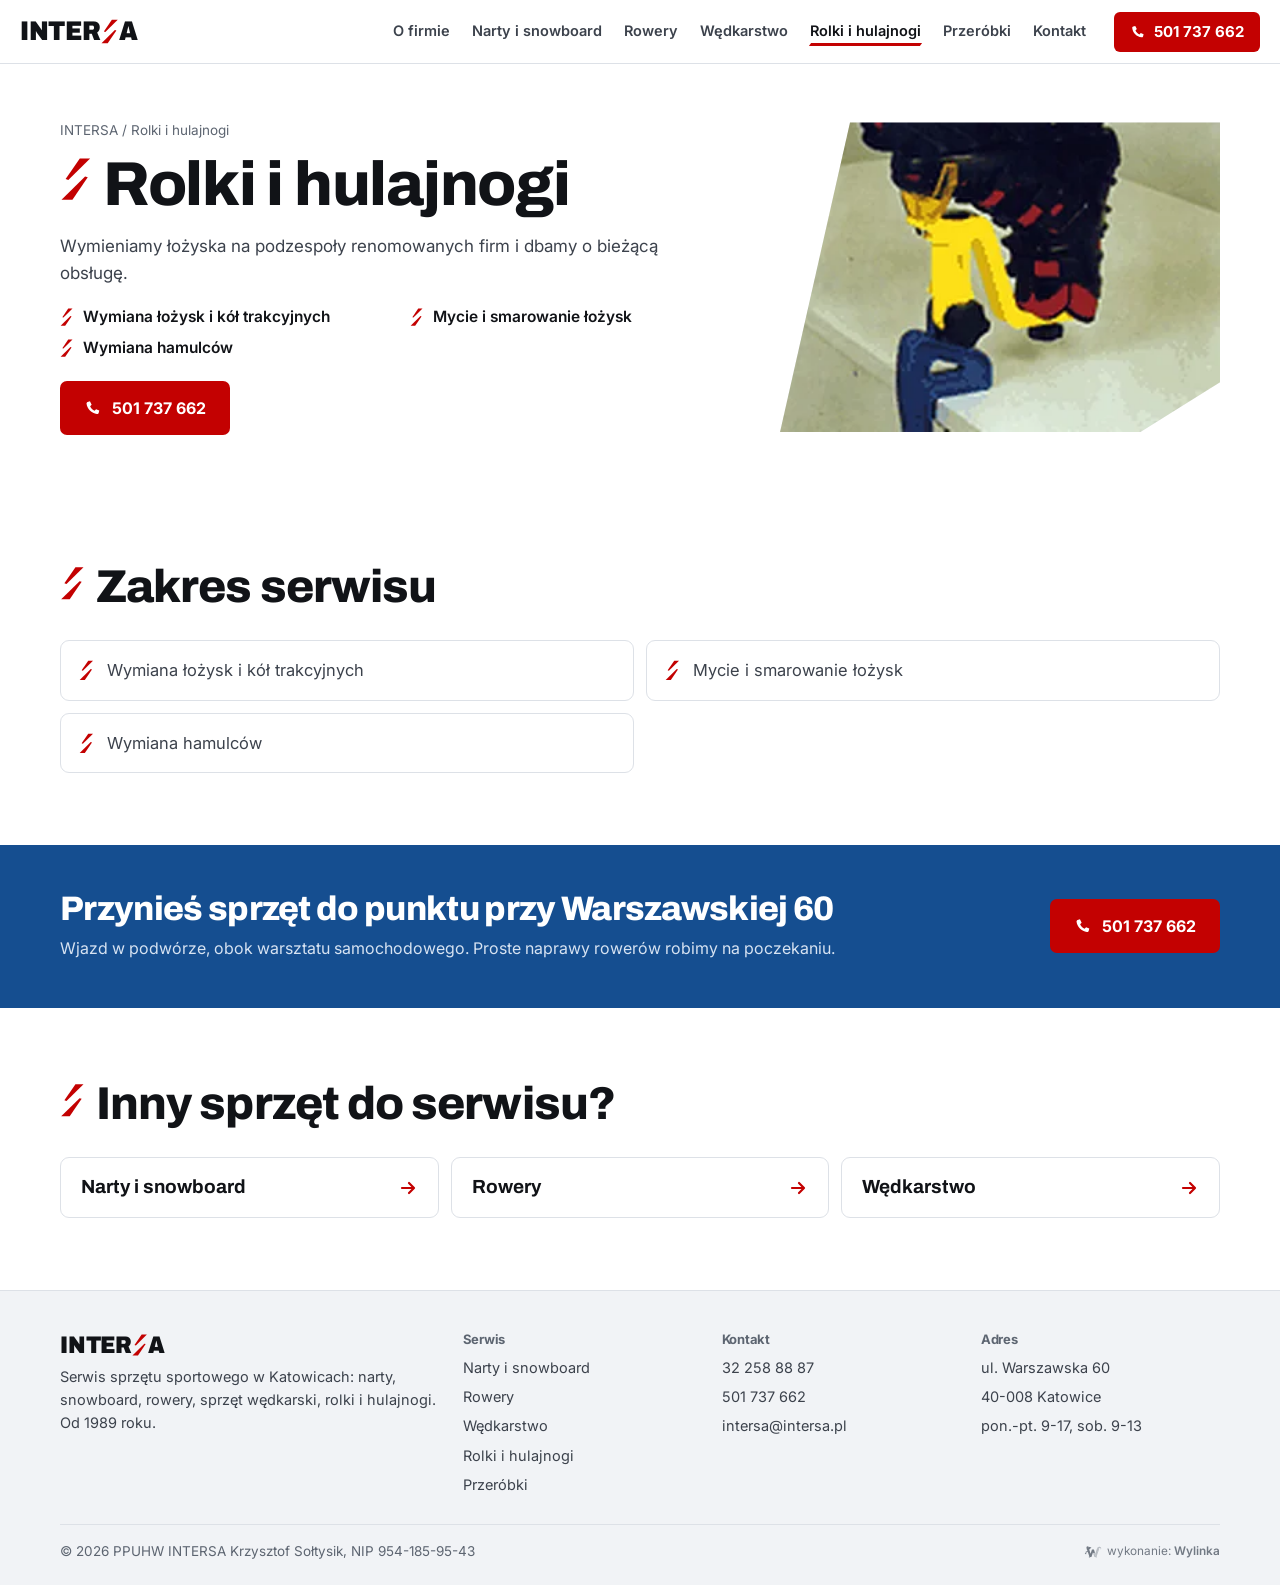
<file: rolki.html>
<!doctype html>
<html lang="pl">
<head>
<meta charset="utf-8">
<meta name="viewport" content="width=device-width,initial-scale=1,viewport-fit=cover">
<title>Serwis rolek i hulajnóg Katowice - łożyska, koła | INTERSA</title>
<meta name="description" content="Serwis rolek i hulajnóg w Katowicach: wymiana łożysk i kół trakcyjnych, mycie i smarowanie łożysk, wymiana hamulców. Podzespoły renomowanych firm.">
<meta name="robots" content="noindex,nofollow">
<meta name="theme-color" content="#ffffff">
<link rel="icon" href="img/favicon.svg" type="image/svg+xml">
<link rel="preconnect" href="https://fonts.googleapis.com">
<link rel="preconnect" href="https://fonts.gstatic.com" crossorigin>
<link href="https://fonts.googleapis.com/css2?family=Archivo:wdth,wght@62..125,600..900&family=Inter:wght@400;500;600;700&display=swap" rel="stylesheet">
<link rel="preload" as="image" href="img/rolki.webp">
<link rel="stylesheet" href="style.css">
<style>
.wylinka-badge{display:inline-flex;align-items:center;gap:.4em;color:inherit;text-decoration:none;font-size:.875em;line-height:1;opacity:.85}
.wylinka-badge:hover,.wylinka-badge:focus-visible{opacity:1}
.wylinka-badge:focus-visible{outline:2px solid currentColor;outline-offset:3px;border-radius:2px}
.wylinka-badge svg{width:18px;height:18px;flex:none;overflow:visible}
.wylinka-badge b{font-weight:600}
.wylinka-badge .wy-old{opacity:.45;transform-origin:40px 30px;transition:transform .32s cubic-bezier(.3,.7,.4,1),opacity .32s ease-out}
.wylinka-badge .wy-pod{opacity:0;transition:opacity .2s ease-out .08s}
.wylinka-badge:hover .wy-old,.wylinka-badge:focus-visible .wy-old{transform:translate(9px,7px) rotate(9deg);opacity:0}
.wylinka-badge:hover .wy-pod,.wylinka-badge:focus-visible .wy-pod{opacity:1}
@media (prefers-reduced-motion:reduce){.wylinka-badge .wy-old,.wylinka-badge .wy-pod{transition:none}.wylinka-badge:hover .wy-old,.wylinka-badge:focus-visible .wy-old{transform:none;opacity:.45}.wylinka-badge:hover .wy-pod,.wylinka-badge:focus-visible .wy-pod{opacity:0}}
</style>
</head>
<body>
<a class="skip" href="#tresc">Przejdź do treści</a>
<header class="top">
  <div class="top-in">
    <a class="logo" href="index.html" aria-label="INTERSA - strona główna"><span>INTER</span><svg class="s" viewBox="0 0 20 30" aria-hidden="true"><path d="M13 1H20L5.2 15.6 3.4 15Z"/><path d="M16.6 13.2 18.4 13.8 8 29H.6Z"/></svg><span>A</span></a>
    <nav class="nav" aria-label="Menu główne"><a href="index.html">O firmie</a><a href="narty.html">Narty i snowboard</a><a href="rowery.html">Rowery</a><a href="wedkarstwo.html">Wędkarstwo</a><a href="rolki.html" aria-current=page>Rolki i hulajnogi</a><a href="przerobki.html">Przeróbki</a><a href="kontakt.html">Kontakt</a></nav>
    <a class="tel-top" href="tel:+48501737662"><svg viewBox="0 0 20 20" aria-hidden="true"><path d="M6.6 2.5 4 3.2c-.8.3-1.3 1-1.2 1.9.6 6 5.6 11 11.6 11.6.9.1 1.6-.4 1.9-1.2l.7-2.6-3.6-1.6-1.6 1.7c-2.2-1-4-2.8-5-5l1.7-1.6Z" fill="currentColor"/></svg>501 737 662</a>
    <button class="burger" aria-label="Menu" aria-expanded="false"><span></span></button>
  </div>
</header>
<nav class="mnav" aria-label="Menu mobilne"><a href="index.html">O firmie<small>od 1989</small></a><a href="narty.html">Narty i snowboard<small>serwis zimowy</small></a><a href="rowery.html">Rowery<small>wszystkie typy</small></a><a href="wedkarstwo.html">Wędkarstwo<small>kołowrotki, wędziska</small></a><a href="rolki.html" aria-current=page>Rolki i hulajnogi<small>łożyska, koła</small></a><a href="przerobki.html">Przeróbki<small>sprzęt dla wymagających</small></a><a href="kontakt.html">Kontakt<small>Warszawska 60</small></a><a class="mtel" href="tel:+48501737662">Zadzwoń: 501 737 662</a><span class="maddr">ul. Warszawska 60, Katowice (wjazd w podwórze)<br>pon.-pt. 9:00-17:00, sob. 9:00-13:00</span></nav>
<main id="tresc">

<section class="phero">
  <div class="phero-txt">
    <p class="crumb"><a href="index.html">INTERSA</a> / Rolki i hulajnogi</p>
    <h1><svg class="blades" viewBox="0 0 20 30" aria-hidden="true"><path d="M13 1H20L5.2 15.6 3.4 15Z"/><path d="M16.6 13.2 18.4 13.8 8 29H.6Z"/></svg><span>Rolki i hulajnogi</span></h1>
    <p class="lead">Wymieniamy łożyska na podzespoły renomowanych firm i dbamy o bieżącą obsługę.</p>
    <ul class="pts"><li><svg class="blades" viewBox="0 0 20 30" aria-hidden="true"><path d="M13 1H20L5.2 15.6 3.4 15Z"/><path d="M16.6 13.2 18.4 13.8 8 29H.6Z"/></svg>Wymiana łożysk i kół trakcyjnych</li><li><svg class="blades" viewBox="0 0 20 30" aria-hidden="true"><path d="M13 1H20L5.2 15.6 3.4 15Z"/><path d="M16.6 13.2 18.4 13.8 8 29H.6Z"/></svg>Mycie i smarowanie łożysk</li><li><svg class="blades" viewBox="0 0 20 30" aria-hidden="true"><path d="M13 1H20L5.2 15.6 3.4 15Z"/><path d="M16.6 13.2 18.4 13.8 8 29H.6Z"/></svg>Wymiana hamulców</li></ul>
    <a class="btn btn-red" href="tel:+48501737662"><svg viewBox="0 0 20 20" aria-hidden="true"><path d="M6.6 2.5 4 3.2c-.8.3-1.3 1-1.2 1.9.6 6 5.6 11 11.6 11.6.9.1 1.6-.4 1.9-1.2l.7-2.6-3.6-1.6-1.6 1.7c-2.2-1-4-2.8-5-5l1.7-1.6Z" fill="currentColor"/></svg>501 737 662</a>
  </div>
  <div style="--ar:1.420" class="phero-img"><img src="img/rolki.webp" alt="Rolki w serwisie INTERSA" fetchpriority="high"></div>
</section>
<section class="sec"><div class="wrap">
  <div class="sec-head"><svg class="blades" viewBox="0 0 20 30" aria-hidden="true"><path d="M13 1H20L5.2 15.6 3.4 15Z"/><path d="M16.6 13.2 18.4 13.8 8 29H.6Z"/></svg><div><h2>Zakres serwisu</h2></div></div>
  <ul class="svc"><li><svg class="blades" viewBox="0 0 20 30" aria-hidden="true"><path d="M13 1H20L5.2 15.6 3.4 15Z"/><path d="M16.6 13.2 18.4 13.8 8 29H.6Z"/></svg><div><span>Wymiana łożysk i kół trakcyjnych</span></div></li><li><svg class="blades" viewBox="0 0 20 30" aria-hidden="true"><path d="M13 1H20L5.2 15.6 3.4 15Z"/><path d="M16.6 13.2 18.4 13.8 8 29H.6Z"/></svg><div><span>Mycie i smarowanie łożysk</span></div></li><li><svg class="blades" viewBox="0 0 20 30" aria-hidden="true"><path d="M13 1H20L5.2 15.6 3.4 15Z"/><path d="M16.6 13.2 18.4 13.8 8 29H.6Z"/></svg><div><span>Wymiana hamulców</span></div></li></ul>
</div></section>
<section class="band"><div class="wrap band-in">
  <div><h2>Przynieś sprzęt do punktu przy Warszawskiej 60</h2><p>Wjazd w podwórze, obok warsztatu samochodowego. Proste naprawy rowerów robimy na poczekaniu.</p></div>
  <a class="btn btn-red" href="tel:+48501737662"><svg viewBox="0 0 20 20" aria-hidden="true"><path d="M6.6 2.5 4 3.2c-.8.3-1.3 1-1.2 1.9.6 6 5.6 11 11.6 11.6.9.1 1.6-.4 1.9-1.2l.7-2.6-3.6-1.6-1.6 1.7c-2.2-1-4-2.8-5-5l1.7-1.6Z" fill="currentColor"/></svg>501 737 662</a>
</div></section><section class="sec"><div class="wrap"><div class="sec-head"><svg class="blades" viewBox="0 0 20 30" aria-hidden="true"><path d="M13 1H20L5.2 15.6 3.4 15Z"/><path d="M16.6 13.2 18.4 13.8 8 29H.6Z"/></svg><div><h2>Inny sprzęt do serwisu?</h2></div></div><div class="next"><a href="narty.html">Narty i snowboard<svg viewBox="0 0 20 20" aria-hidden="true"><path d="M4 10h11M11 5l5 5-5 5" fill="none" stroke="currentColor" stroke-width="2.2" stroke-linecap="round" stroke-linejoin="round"/></svg></a><a href="rowery.html">Rowery<svg viewBox="0 0 20 20" aria-hidden="true"><path d="M4 10h11M11 5l5 5-5 5" fill="none" stroke="currentColor" stroke-width="2.2" stroke-linecap="round" stroke-linejoin="round"/></svg></a><a href="wedkarstwo.html">Wędkarstwo<svg viewBox="0 0 20 20" aria-hidden="true"><path d="M4 10h11M11 5l5 5-5 5" fill="none" stroke="currentColor" stroke-width="2.2" stroke-linecap="round" stroke-linejoin="round"/></svg></a></div></div></section></main>
<footer class="foot">
  <div class="wrap">
    <div class="foot-grid">
      <div class="fbrand"><a class="logo" href="index.html" aria-label="INTERSA"><span>INTER</span><svg class="s" viewBox="0 0 20 30" aria-hidden="true"><path d="M13 1H20L5.2 15.6 3.4 15Z"/><path d="M16.6 13.2 18.4 13.8 8 29H.6Z"/></svg><span>A</span></a><p>Serwis sprzętu sportowego w Katowicach: narty, snowboard, rowery, sprzęt wędkarski, rolki i hulajnogi. Od 1989 roku.</p></div>
      <div><h3>Serwis</h3><ul><li><a href="narty.html">Narty i snowboard</a></li><li><a href="rowery.html">Rowery</a></li><li><a href="wedkarstwo.html">Wędkarstwo</a></li><li><a href="rolki.html">Rolki i hulajnogi</a></li><li><a href="przerobki.html">Przeróbki</a></li></ul></div>
      <div><h3>Kontakt</h3><ul><li><a href="tel:+48322588887">32 258 88 87</a></li><li><a href="tel:+48501737662">501 737 662</a></li><li><a href="mailto:intersa@intersa.pl">intersa@intersa.pl</a></li></ul></div>
      <div><h3>Adres</h3><ul><li>ul. Warszawska 60</li><li>40-008 Katowice</li><li>pon.-pt. 9-17, sob. 9-13</li></ul></div>
    </div>
    <div class="foot-bot">
      <span>&copy; 2026 PPUHW INTERSA Krzysztof Sołtysik, NIP 954-185-95-43</span>
      <a class="wylinka-badge" href="https://wylinka.pl/?utm_source=intersa.pl&amp;utm_medium=stopka&amp;utm_campaign=wykonanie" rel="noopener" title="Strona wykonana przez Wylinka"><svg viewBox="0 0 64 64" aria-hidden="true" focusable="false" fill="currentColor"><path d="M9.8 22.8l-1.2-7.9 2.2-3.7 15.5 4.6-.5 1.5-7.2 5.5 4.7 15.6 5-15.6 7 0 4.1 12.7-4.2-.9-2.6 1.8-.8-2.2-5.3 15.6-4.3 0 .4 .2-2.1 2.8-1.3-1.1 1.1-1.4-3.1 .2-.1-1.7 2.2-.1-5.7-16.5-4.8 .6-.8 3.1 0 .5-.3 .5 .8 2.2-1.6 .5-.4-1.3-.8 1.6-1.5-.8 .8-1.6-1.4 .6-.6-1.6 2.3-.8 .2-.4 1.3-4.8 5.9-.8-2.4-6.9zM15.2 13.7l-.1-.4-.4 .8-.1 .8 .1 1 .1 .4 .3 .7 .3-.9 .1-.7 0-.8z"/><path class="wy-pod" d="M37.1 49.8l-4.5-13.3 2.6-1.8 4.2 .9 .9 2.8 3-9.7 0-.5 .1-.8 3.2-8.4 .5-1 .6-1 .9-1.1 1.3-1 1.1-.7 1.4-.5 1.4-.3 .7 0 .9 0 1.2 .3 1.4 .6 .8 .5 .7 .7 .6 .7 .5 .9 .3 .9 .1 .9 0 .8-.2 .9-.5 .9-.5 .6-.7 .5-.7 .3-.1-.1 0-.1 .5-.5 .3-.7 .2-.5 0-.6-.1-.6-.3-.7-.4-.5-.4-.4-.5-.3-.6-.3-.7 0-.7 .1-.6 .1-.5 .4-.5 .5-.3 .5-.2 .7-.1 1.5-1.4 5.1-.8 3.3-.3 .7-.5 .7-6 17.5 1.9 .1-.1 1.7-3.1-.2 1.1 1.4-1.3 1.1-2.1-2.8 .4-.2z"/><path class="wy-old" d="M40.8 50l.4-.2-4.1 0-4.2-12.5 2.5-1.7 4.3 .9 .6 1.9 .6-1.6 0-.3 2.4-7.8 0-.5 .1-.8 3.2-8.4 .4-.8 .6-.9 .9-1.2 .9-.9 1.3-.8 1.4-.6 1.2-.3 1.4-.1 1.3 .1 .6 .2 .8 .3 1.1 .6 .9 .7 .7 .9 .5 .9 .3 .9 .1 1.1-.1 .9-.3 .9-.4 .7-.6 .7-.6 .4-.6 .2-.1-.1 0-.1 .5-.5 .3-.7 .2-.5 0-.5-.1-.6-.2-.6-.3-.5-.4-.5-.5-.3-.6-.3-.7-.1-.6 0-.6 .1-.6 .3-.6 .5-.3 .4-.2 .5-.1 .5-.1 1.5-1.4 5.1-.8 3.3-.3 .7-.5 .7-6 17.5 1.9 .1-.1 1.7-3.1-.2 1.1 1.4-1.3 1.1zM49.6 17.1l.6 1.7-1.5 1.9 .4 .4 1.8-2.1-.7-2.1zM48.1 28.3l.5 1.8-1.7 1.8 .4 .4 1.9-2-.6-2.2zM37.9 41.7l1.7-1.5-.4-.4-1.7 1.4zM42.6 38.7l-1.5 2.8 1.1 2-1.3 2.6 .5 .2 1.5-2.8-1.1-2 1.4-2.5z"/></svg><span>wykonanie: <b>Wylinka</b></span></a>
    </div>
  </div>
</footer>
<div class="callbar"><a class="btn btn-red" href="tel:+48501737662"><svg viewBox="0 0 20 20" aria-hidden="true"><path d="M6.6 2.5 4 3.2c-.8.3-1.3 1-1.2 1.9.6 6 5.6 11 11.6 11.6.9.1 1.6-.4 1.9-1.2l.7-2.6-3.6-1.6-1.6 1.7c-2.2-1-4-2.8-5-5l1.7-1.6Z" fill="currentColor"/></svg>Zadzwoń</a><a class="btn btn-line" href="kontakt.html">Dojazd</a></div>
<script src="app.js" defer></script>
</body>
</html>
</file>
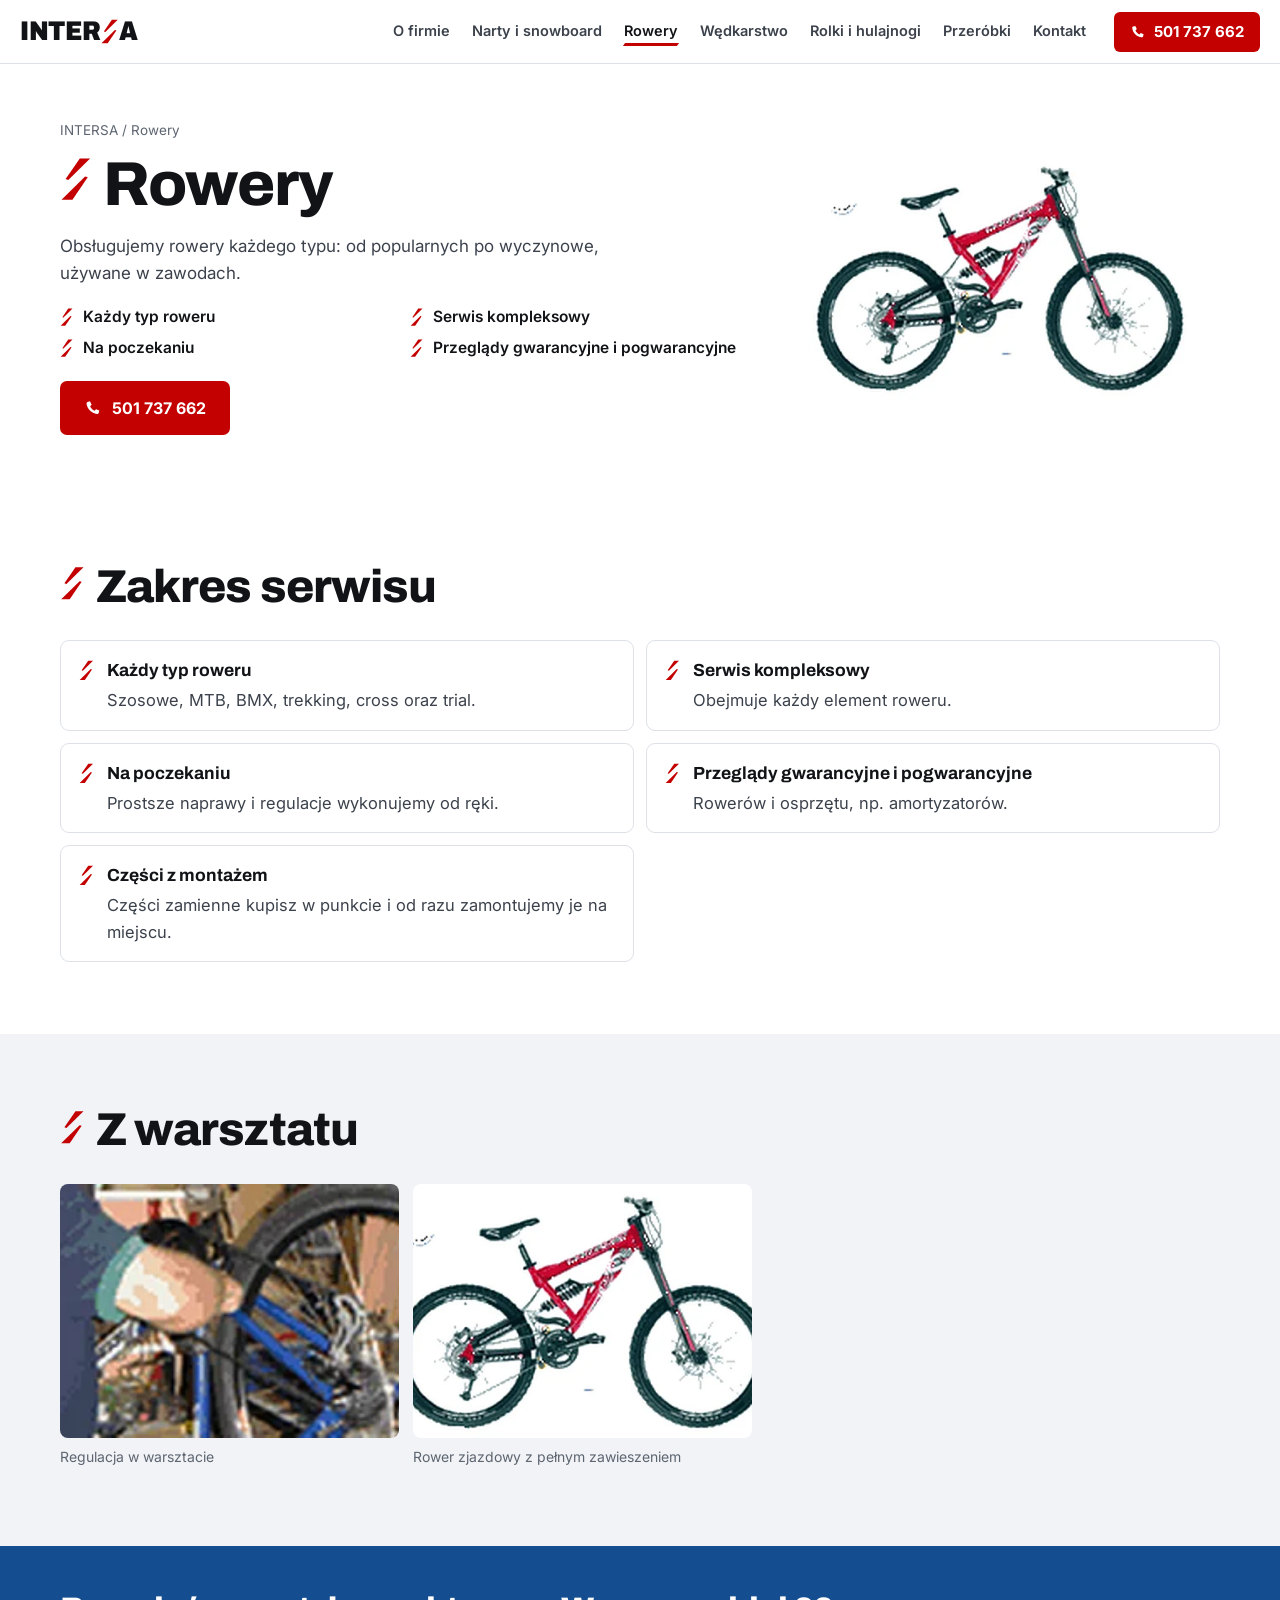
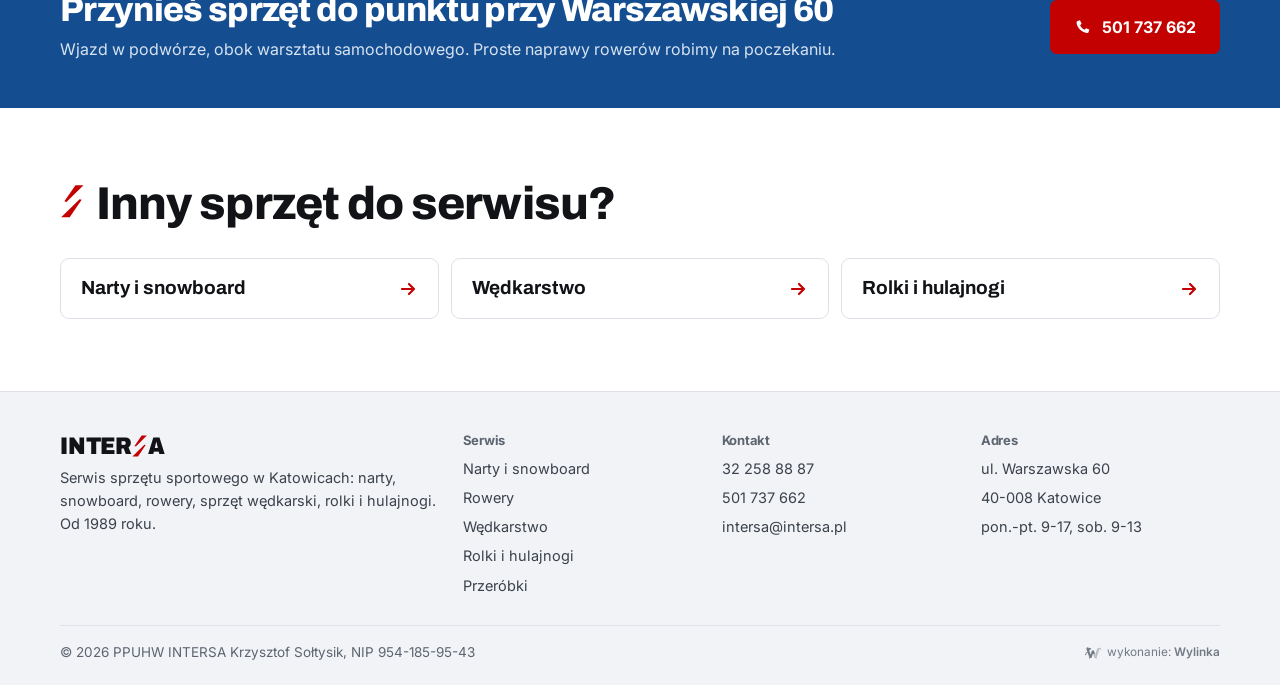
<file: rowery.html>
<!doctype html>
<html lang="pl">
<head>
<meta charset="utf-8">
<meta name="viewport" content="width=device-width,initial-scale=1,viewport-fit=cover">
<title>Serwis rowerowy Katowice - MTB, szosa, BMX | INTERSA</title>
<meta name="description" content="Serwis rowerowy w Katowicach, ul. Warszawska 60: rowery szosowe, MTB, BMX, trekking, cross i trial. Przeglądy gwarancyjne, amortyzatory, części na miejscu, proste naprawy na poczekaniu.">
<meta name="robots" content="noindex,nofollow">
<meta name="theme-color" content="#ffffff">
<link rel="icon" href="img/favicon.svg" type="image/svg+xml">
<link rel="preconnect" href="https://fonts.googleapis.com">
<link rel="preconnect" href="https://fonts.gstatic.com" crossorigin>
<link href="https://fonts.googleapis.com/css2?family=Archivo:wdth,wght@62..125,600..900&family=Inter:wght@400;500;600;700&display=swap" rel="stylesheet">
<link rel="preload" as="image" href="img/rower-extreme.webp">
<link rel="stylesheet" href="style.css">
<style>
.wylinka-badge{display:inline-flex;align-items:center;gap:.4em;color:inherit;text-decoration:none;font-size:.875em;line-height:1;opacity:.85}
.wylinka-badge:hover,.wylinka-badge:focus-visible{opacity:1}
.wylinka-badge:focus-visible{outline:2px solid currentColor;outline-offset:3px;border-radius:2px}
.wylinka-badge svg{width:18px;height:18px;flex:none;overflow:visible}
.wylinka-badge b{font-weight:600}
.wylinka-badge .wy-old{opacity:.45;transform-origin:40px 30px;transition:transform .32s cubic-bezier(.3,.7,.4,1),opacity .32s ease-out}
.wylinka-badge .wy-pod{opacity:0;transition:opacity .2s ease-out .08s}
.wylinka-badge:hover .wy-old,.wylinka-badge:focus-visible .wy-old{transform:translate(9px,7px) rotate(9deg);opacity:0}
.wylinka-badge:hover .wy-pod,.wylinka-badge:focus-visible .wy-pod{opacity:1}
@media (prefers-reduced-motion:reduce){.wylinka-badge .wy-old,.wylinka-badge .wy-pod{transition:none}.wylinka-badge:hover .wy-old,.wylinka-badge:focus-visible .wy-old{transform:none;opacity:.45}.wylinka-badge:hover .wy-pod,.wylinka-badge:focus-visible .wy-pod{opacity:0}}
</style>
</head>
<body>
<a class="skip" href="#tresc">Przejdź do treści</a>
<header class="top">
  <div class="top-in">
    <a class="logo" href="index.html" aria-label="INTERSA - strona główna"><span>INTER</span><svg class="s" viewBox="0 0 20 30" aria-hidden="true"><path d="M13 1H20L5.2 15.6 3.4 15Z"/><path d="M16.6 13.2 18.4 13.8 8 29H.6Z"/></svg><span>A</span></a>
    <nav class="nav" aria-label="Menu główne"><a href="index.html">O firmie</a><a href="narty.html">Narty i snowboard</a><a href="rowery.html" aria-current=page>Rowery</a><a href="wedkarstwo.html">Wędkarstwo</a><a href="rolki.html">Rolki i hulajnogi</a><a href="przerobki.html">Przeróbki</a><a href="kontakt.html">Kontakt</a></nav>
    <a class="tel-top" href="tel:+48501737662"><svg viewBox="0 0 20 20" aria-hidden="true"><path d="M6.6 2.5 4 3.2c-.8.3-1.3 1-1.2 1.9.6 6 5.6 11 11.6 11.6.9.1 1.6-.4 1.9-1.2l.7-2.6-3.6-1.6-1.6 1.7c-2.2-1-4-2.8-5-5l1.7-1.6Z" fill="currentColor"/></svg>501 737 662</a>
    <button class="burger" aria-label="Menu" aria-expanded="false"><span></span></button>
  </div>
</header>
<nav class="mnav" aria-label="Menu mobilne"><a href="index.html">O firmie<small>od 1989</small></a><a href="narty.html">Narty i snowboard<small>serwis zimowy</small></a><a href="rowery.html" aria-current=page>Rowery<small>wszystkie typy</small></a><a href="wedkarstwo.html">Wędkarstwo<small>kołowrotki, wędziska</small></a><a href="rolki.html">Rolki i hulajnogi<small>łożyska, koła</small></a><a href="przerobki.html">Przeróbki<small>sprzęt dla wymagających</small></a><a href="kontakt.html">Kontakt<small>Warszawska 60</small></a><a class="mtel" href="tel:+48501737662">Zadzwoń: 501 737 662</a><span class="maddr">ul. Warszawska 60, Katowice (wjazd w podwórze)<br>pon.-pt. 9:00-17:00, sob. 9:00-13:00</span></nav>
<main id="tresc">

<section class="phero">
  <div class="phero-txt">
    <p class="crumb"><a href="index.html">INTERSA</a> / Rowery</p>
    <h1><svg class="blades" viewBox="0 0 20 30" aria-hidden="true"><path d="M13 1H20L5.2 15.6 3.4 15Z"/><path d="M16.6 13.2 18.4 13.8 8 29H.6Z"/></svg><span>Rowery</span></h1>
    <p class="lead">Obsługujemy rowery każdego typu: od popularnych po wyczynowe, używane w zawodach.</p>
    <ul class="pts"><li><svg class="blades" viewBox="0 0 20 30" aria-hidden="true"><path d="M13 1H20L5.2 15.6 3.4 15Z"/><path d="M16.6 13.2 18.4 13.8 8 29H.6Z"/></svg>Każdy typ roweru</li><li><svg class="blades" viewBox="0 0 20 30" aria-hidden="true"><path d="M13 1H20L5.2 15.6 3.4 15Z"/><path d="M16.6 13.2 18.4 13.8 8 29H.6Z"/></svg>Serwis kompleksowy</li><li><svg class="blades" viewBox="0 0 20 30" aria-hidden="true"><path d="M13 1H20L5.2 15.6 3.4 15Z"/><path d="M16.6 13.2 18.4 13.8 8 29H.6Z"/></svg>Na poczekaniu</li><li><svg class="blades" viewBox="0 0 20 30" aria-hidden="true"><path d="M13 1H20L5.2 15.6 3.4 15Z"/><path d="M16.6 13.2 18.4 13.8 8 29H.6Z"/></svg>Przeglądy gwarancyjne i pogwarancyjne</li></ul>
    <a class="btn btn-red" href="tel:+48501737662"><svg viewBox="0 0 20 20" aria-hidden="true"><path d="M6.6 2.5 4 3.2c-.8.3-1.3 1-1.2 1.9.6 6 5.6 11 11.6 11.6.9.1 1.6-.4 1.9-1.2l.7-2.6-3.6-1.6-1.6 1.7c-2.2-1-4-2.8-5-5l1.7-1.6Z" fill="currentColor"/></svg>501 737 662</a>
  </div>
  <div style="--ar:1.576" class="phero-img contain"><img src="img/rower-extreme.webp" alt="Rower zjazdowy z pełnym zawieszeniem" fetchpriority="high"></div>
</section>
<section class="sec"><div class="wrap">
  <div class="sec-head"><svg class="blades" viewBox="0 0 20 30" aria-hidden="true"><path d="M13 1H20L5.2 15.6 3.4 15Z"/><path d="M16.6 13.2 18.4 13.8 8 29H.6Z"/></svg><div><h2>Zakres serwisu</h2></div></div>
  <ul class="svc"><li><svg class="blades" viewBox="0 0 20 30" aria-hidden="true"><path d="M13 1H20L5.2 15.6 3.4 15Z"/><path d="M16.6 13.2 18.4 13.8 8 29H.6Z"/></svg><div><b>Każdy typ roweru</b><span>Szosowe, MTB, BMX, trekking, cross oraz trial.</span></div></li><li><svg class="blades" viewBox="0 0 20 30" aria-hidden="true"><path d="M13 1H20L5.2 15.6 3.4 15Z"/><path d="M16.6 13.2 18.4 13.8 8 29H.6Z"/></svg><div><b>Serwis kompleksowy</b><span>Obejmuje każdy element roweru.</span></div></li><li><svg class="blades" viewBox="0 0 20 30" aria-hidden="true"><path d="M13 1H20L5.2 15.6 3.4 15Z"/><path d="M16.6 13.2 18.4 13.8 8 29H.6Z"/></svg><div><b>Na poczekaniu</b><span>Prostsze naprawy i regulacje wykonujemy od ręki.</span></div></li><li><svg class="blades" viewBox="0 0 20 30" aria-hidden="true"><path d="M13 1H20L5.2 15.6 3.4 15Z"/><path d="M16.6 13.2 18.4 13.8 8 29H.6Z"/></svg><div><b>Przeglądy gwarancyjne i pogwarancyjne</b><span>Rowerów i osprzętu, np. amortyzatorów.</span></div></li><li><svg class="blades" viewBox="0 0 20 30" aria-hidden="true"><path d="M13 1H20L5.2 15.6 3.4 15Z"/><path d="M16.6 13.2 18.4 13.8 8 29H.6Z"/></svg><div><b>Części z montażem</b><span>Części zamienne kupisz w punkcie i od razu zamontujemy je na miejscu.</span></div></li></ul>
</div></section>
<section class="sec sec-ice"><div class="wrap"><div class="sec-head"><svg class="blades" viewBox="0 0 20 30" aria-hidden="true"><path d="M13 1H20L5.2 15.6 3.4 15Z"/><path d="M16.6 13.2 18.4 13.8 8 29H.6Z"/></svg><div><h2>Z warsztatu</h2></div></div><div class="gal"><figure><img src="img/rower-serwis.webp" alt="Regulacja w warsztacie" loading="lazy"><figcaption>Regulacja w warsztacie</figcaption></figure><figure><img src="img/rower-extreme.webp" alt="Rower zjazdowy z pełnym zawieszeniem" loading="lazy"><figcaption>Rower zjazdowy z pełnym zawieszeniem</figcaption></figure></div></div></section><section class="band"><div class="wrap band-in">
  <div><h2>Przynieś sprzęt do punktu przy Warszawskiej 60</h2><p>Wjazd w podwórze, obok warsztatu samochodowego. Proste naprawy rowerów robimy na poczekaniu.</p></div>
  <a class="btn btn-red" href="tel:+48501737662"><svg viewBox="0 0 20 20" aria-hidden="true"><path d="M6.6 2.5 4 3.2c-.8.3-1.3 1-1.2 1.9.6 6 5.6 11 11.6 11.6.9.1 1.6-.4 1.9-1.2l.7-2.6-3.6-1.6-1.6 1.7c-2.2-1-4-2.8-5-5l1.7-1.6Z" fill="currentColor"/></svg>501 737 662</a>
</div></section><section class="sec"><div class="wrap"><div class="sec-head"><svg class="blades" viewBox="0 0 20 30" aria-hidden="true"><path d="M13 1H20L5.2 15.6 3.4 15Z"/><path d="M16.6 13.2 18.4 13.8 8 29H.6Z"/></svg><div><h2>Inny sprzęt do serwisu?</h2></div></div><div class="next"><a href="narty.html">Narty i snowboard<svg viewBox="0 0 20 20" aria-hidden="true"><path d="M4 10h11M11 5l5 5-5 5" fill="none" stroke="currentColor" stroke-width="2.2" stroke-linecap="round" stroke-linejoin="round"/></svg></a><a href="wedkarstwo.html">Wędkarstwo<svg viewBox="0 0 20 20" aria-hidden="true"><path d="M4 10h11M11 5l5 5-5 5" fill="none" stroke="currentColor" stroke-width="2.2" stroke-linecap="round" stroke-linejoin="round"/></svg></a><a href="rolki.html">Rolki i hulajnogi<svg viewBox="0 0 20 20" aria-hidden="true"><path d="M4 10h11M11 5l5 5-5 5" fill="none" stroke="currentColor" stroke-width="2.2" stroke-linecap="round" stroke-linejoin="round"/></svg></a></div></div></section></main>
<footer class="foot">
  <div class="wrap">
    <div class="foot-grid">
      <div class="fbrand"><a class="logo" href="index.html" aria-label="INTERSA"><span>INTER</span><svg class="s" viewBox="0 0 20 30" aria-hidden="true"><path d="M13 1H20L5.2 15.6 3.4 15Z"/><path d="M16.6 13.2 18.4 13.8 8 29H.6Z"/></svg><span>A</span></a><p>Serwis sprzętu sportowego w Katowicach: narty, snowboard, rowery, sprzęt wędkarski, rolki i hulajnogi. Od 1989 roku.</p></div>
      <div><h3>Serwis</h3><ul><li><a href="narty.html">Narty i snowboard</a></li><li><a href="rowery.html">Rowery</a></li><li><a href="wedkarstwo.html">Wędkarstwo</a></li><li><a href="rolki.html">Rolki i hulajnogi</a></li><li><a href="przerobki.html">Przeróbki</a></li></ul></div>
      <div><h3>Kontakt</h3><ul><li><a href="tel:+48322588887">32 258 88 87</a></li><li><a href="tel:+48501737662">501 737 662</a></li><li><a href="mailto:intersa@intersa.pl">intersa@intersa.pl</a></li></ul></div>
      <div><h3>Adres</h3><ul><li>ul. Warszawska 60</li><li>40-008 Katowice</li><li>pon.-pt. 9-17, sob. 9-13</li></ul></div>
    </div>
    <div class="foot-bot">
      <span>&copy; 2026 PPUHW INTERSA Krzysztof Sołtysik, NIP 954-185-95-43</span>
      <a class="wylinka-badge" href="https://wylinka.pl/?utm_source=intersa.pl&amp;utm_medium=stopka&amp;utm_campaign=wykonanie" rel="noopener" title="Strona wykonana przez Wylinka"><svg viewBox="0 0 64 64" aria-hidden="true" focusable="false" fill="currentColor"><path d="M9.8 22.8l-1.2-7.9 2.2-3.7 15.5 4.6-.5 1.5-7.2 5.5 4.7 15.6 5-15.6 7 0 4.1 12.7-4.2-.9-2.6 1.8-.8-2.2-5.3 15.6-4.3 0 .4 .2-2.1 2.8-1.3-1.1 1.1-1.4-3.1 .2-.1-1.7 2.2-.1-5.7-16.5-4.8 .6-.8 3.1 0 .5-.3 .5 .8 2.2-1.6 .5-.4-1.3-.8 1.6-1.5-.8 .8-1.6-1.4 .6-.6-1.6 2.3-.8 .2-.4 1.3-4.8 5.9-.8-2.4-6.9zM15.2 13.7l-.1-.4-.4 .8-.1 .8 .1 1 .1 .4 .3 .7 .3-.9 .1-.7 0-.8z"/><path class="wy-pod" d="M37.1 49.8l-4.5-13.3 2.6-1.8 4.2 .9 .9 2.8 3-9.7 0-.5 .1-.8 3.2-8.4 .5-1 .6-1 .9-1.1 1.3-1 1.1-.7 1.4-.5 1.4-.3 .7 0 .9 0 1.2 .3 1.4 .6 .8 .5 .7 .7 .6 .7 .5 .9 .3 .9 .1 .9 0 .8-.2 .9-.5 .9-.5 .6-.7 .5-.7 .3-.1-.1 0-.1 .5-.5 .3-.7 .2-.5 0-.6-.1-.6-.3-.7-.4-.5-.4-.4-.5-.3-.6-.3-.7 0-.7 .1-.6 .1-.5 .4-.5 .5-.3 .5-.2 .7-.1 1.5-1.4 5.1-.8 3.3-.3 .7-.5 .7-6 17.5 1.9 .1-.1 1.7-3.1-.2 1.1 1.4-1.3 1.1-2.1-2.8 .4-.2z"/><path class="wy-old" d="M40.8 50l.4-.2-4.1 0-4.2-12.5 2.5-1.7 4.3 .9 .6 1.9 .6-1.6 0-.3 2.4-7.8 0-.5 .1-.8 3.2-8.4 .4-.8 .6-.9 .9-1.2 .9-.9 1.3-.8 1.4-.6 1.2-.3 1.4-.1 1.3 .1 .6 .2 .8 .3 1.1 .6 .9 .7 .7 .9 .5 .9 .3 .9 .1 1.1-.1 .9-.3 .9-.4 .7-.6 .7-.6 .4-.6 .2-.1-.1 0-.1 .5-.5 .3-.7 .2-.5 0-.5-.1-.6-.2-.6-.3-.5-.4-.5-.5-.3-.6-.3-.7-.1-.6 0-.6 .1-.6 .3-.6 .5-.3 .4-.2 .5-.1 .5-.1 1.5-1.4 5.1-.8 3.3-.3 .7-.5 .7-6 17.5 1.9 .1-.1 1.7-3.1-.2 1.1 1.4-1.3 1.1zM49.6 17.1l.6 1.7-1.5 1.9 .4 .4 1.8-2.1-.7-2.1zM48.1 28.3l.5 1.8-1.7 1.8 .4 .4 1.9-2-.6-2.2zM37.9 41.7l1.7-1.5-.4-.4-1.7 1.4zM42.6 38.7l-1.5 2.8 1.1 2-1.3 2.6 .5 .2 1.5-2.8-1.1-2 1.4-2.5z"/></svg><span>wykonanie: <b>Wylinka</b></span></a>
    </div>
  </div>
</footer>
<div class="callbar"><a class="btn btn-red" href="tel:+48501737662"><svg viewBox="0 0 20 20" aria-hidden="true"><path d="M6.6 2.5 4 3.2c-.8.3-1.3 1-1.2 1.9.6 6 5.6 11 11.6 11.6.9.1 1.6-.4 1.9-1.2l.7-2.6-3.6-1.6-1.6 1.7c-2.2-1-4-2.8-5-5l1.7-1.6Z" fill="currentColor"/></svg>Zadzwoń</a><a class="btn btn-line" href="kontakt.html">Dojazd</a></div>
<script src="app.js" defer></script>
</body>
</html>
</file>
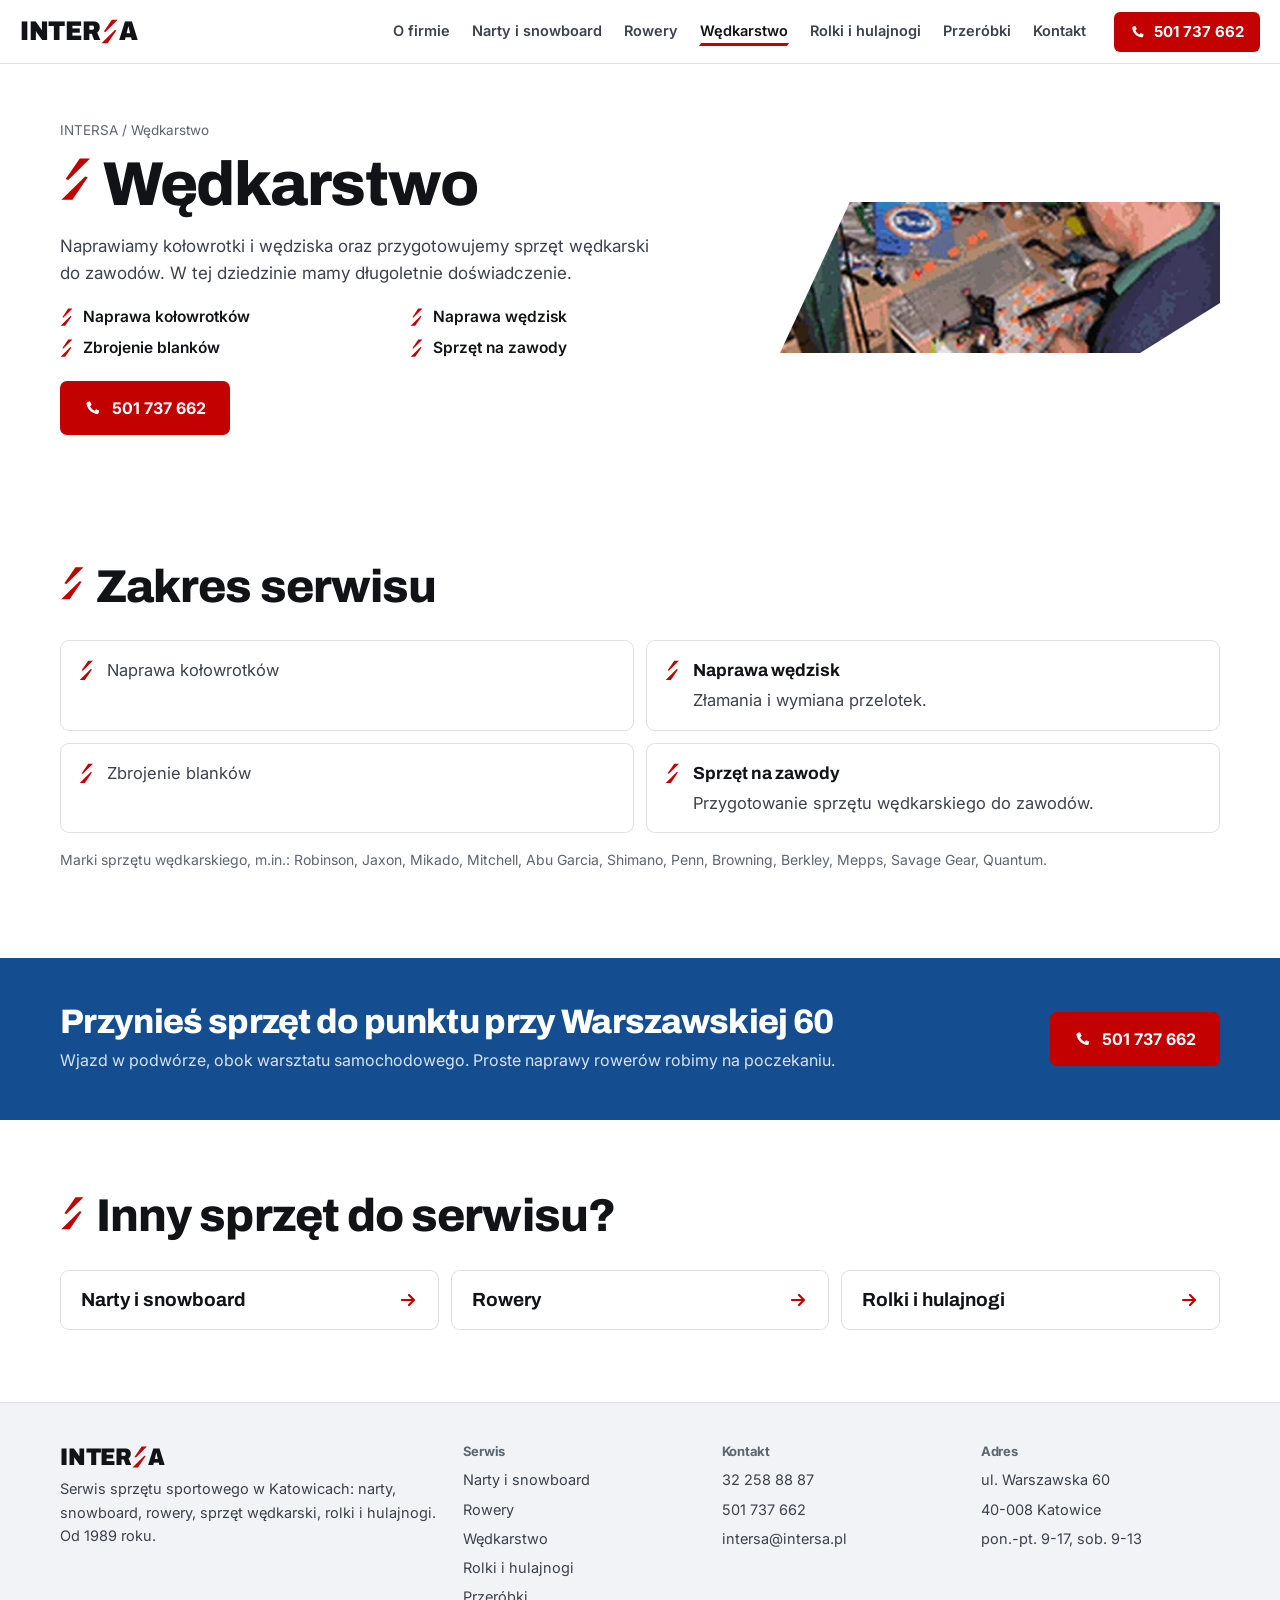
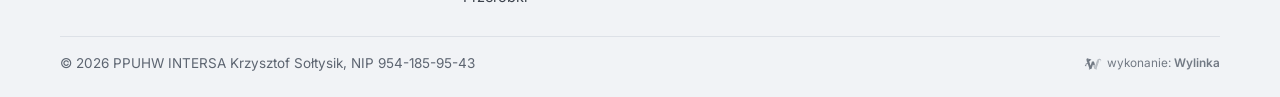
<file: wedkarstwo.html>
<!doctype html>
<html lang="pl">
<head>
<meta charset="utf-8">
<meta name="viewport" content="width=device-width,initial-scale=1,viewport-fit=cover">
<title>Naprawa kołowrotków i wędzisk Katowice | INTERSA</title>
<meta name="description" content="Serwis sprzętu wędkarskiego w Katowicach: naprawa kołowrotków, naprawa wędzisk, wymiana przelotek, zbrojenie blanków, przygotowanie sprzętu do zawodów.">
<meta name="robots" content="noindex,nofollow">
<meta name="theme-color" content="#ffffff">
<link rel="icon" href="img/favicon.svg" type="image/svg+xml">
<link rel="preconnect" href="https://fonts.googleapis.com">
<link rel="preconnect" href="https://fonts.gstatic.com" crossorigin>
<link href="https://fonts.googleapis.com/css2?family=Archivo:wdth,wght@62..125,600..900&family=Inter:wght@400;500;600;700&display=swap" rel="stylesheet">
<link rel="preload" as="image" href="img/wedkarstwo.webp">
<link rel="stylesheet" href="style.css">
<style>
.wylinka-badge{display:inline-flex;align-items:center;gap:.4em;color:inherit;text-decoration:none;font-size:.875em;line-height:1;opacity:.85}
.wylinka-badge:hover,.wylinka-badge:focus-visible{opacity:1}
.wylinka-badge:focus-visible{outline:2px solid currentColor;outline-offset:3px;border-radius:2px}
.wylinka-badge svg{width:18px;height:18px;flex:none;overflow:visible}
.wylinka-badge b{font-weight:600}
.wylinka-badge .wy-old{opacity:.45;transform-origin:40px 30px;transition:transform .32s cubic-bezier(.3,.7,.4,1),opacity .32s ease-out}
.wylinka-badge .wy-pod{opacity:0;transition:opacity .2s ease-out .08s}
.wylinka-badge:hover .wy-old,.wylinka-badge:focus-visible .wy-old{transform:translate(9px,7px) rotate(9deg);opacity:0}
.wylinka-badge:hover .wy-pod,.wylinka-badge:focus-visible .wy-pod{opacity:1}
@media (prefers-reduced-motion:reduce){.wylinka-badge .wy-old,.wylinka-badge .wy-pod{transition:none}.wylinka-badge:hover .wy-old,.wylinka-badge:focus-visible .wy-old{transform:none;opacity:.45}.wylinka-badge:hover .wy-pod,.wylinka-badge:focus-visible .wy-pod{opacity:0}}
</style>
</head>
<body>
<a class="skip" href="#tresc">Przejdź do treści</a>
<header class="top">
  <div class="top-in">
    <a class="logo" href="index.html" aria-label="INTERSA - strona główna"><span>INTER</span><svg class="s" viewBox="0 0 20 30" aria-hidden="true"><path d="M13 1H20L5.2 15.6 3.4 15Z"/><path d="M16.6 13.2 18.4 13.8 8 29H.6Z"/></svg><span>A</span></a>
    <nav class="nav" aria-label="Menu główne"><a href="index.html">O firmie</a><a href="narty.html">Narty i snowboard</a><a href="rowery.html">Rowery</a><a href="wedkarstwo.html" aria-current=page>Wędkarstwo</a><a href="rolki.html">Rolki i hulajnogi</a><a href="przerobki.html">Przeróbki</a><a href="kontakt.html">Kontakt</a></nav>
    <a class="tel-top" href="tel:+48501737662"><svg viewBox="0 0 20 20" aria-hidden="true"><path d="M6.6 2.5 4 3.2c-.8.3-1.3 1-1.2 1.9.6 6 5.6 11 11.6 11.6.9.1 1.6-.4 1.9-1.2l.7-2.6-3.6-1.6-1.6 1.7c-2.2-1-4-2.8-5-5l1.7-1.6Z" fill="currentColor"/></svg>501 737 662</a>
    <button class="burger" aria-label="Menu" aria-expanded="false"><span></span></button>
  </div>
</header>
<nav class="mnav" aria-label="Menu mobilne"><a href="index.html">O firmie<small>od 1989</small></a><a href="narty.html">Narty i snowboard<small>serwis zimowy</small></a><a href="rowery.html">Rowery<small>wszystkie typy</small></a><a href="wedkarstwo.html" aria-current=page>Wędkarstwo<small>kołowrotki, wędziska</small></a><a href="rolki.html">Rolki i hulajnogi<small>łożyska, koła</small></a><a href="przerobki.html">Przeróbki<small>sprzęt dla wymagających</small></a><a href="kontakt.html">Kontakt<small>Warszawska 60</small></a><a class="mtel" href="tel:+48501737662">Zadzwoń: 501 737 662</a><span class="maddr">ul. Warszawska 60, Katowice (wjazd w podwórze)<br>pon.-pt. 9:00-17:00, sob. 9:00-13:00</span></nav>
<main id="tresc">

<section class="phero">
  <div class="phero-txt">
    <p class="crumb"><a href="index.html">INTERSA</a> / Wędkarstwo</p>
    <h1><svg class="blades" viewBox="0 0 20 30" aria-hidden="true"><path d="M13 1H20L5.2 15.6 3.4 15Z"/><path d="M16.6 13.2 18.4 13.8 8 29H.6Z"/></svg><span>Wędkarstwo</span></h1>
    <p class="lead">Naprawiamy kołowrotki i wędziska oraz przygotowujemy sprzęt wędkarski do zawodów. W tej dziedzinie mamy długoletnie doświadczenie.</p>
    <ul class="pts"><li><svg class="blades" viewBox="0 0 20 30" aria-hidden="true"><path d="M13 1H20L5.2 15.6 3.4 15Z"/><path d="M16.6 13.2 18.4 13.8 8 29H.6Z"/></svg>Naprawa kołowrotków</li><li><svg class="blades" viewBox="0 0 20 30" aria-hidden="true"><path d="M13 1H20L5.2 15.6 3.4 15Z"/><path d="M16.6 13.2 18.4 13.8 8 29H.6Z"/></svg>Naprawa wędzisk</li><li><svg class="blades" viewBox="0 0 20 30" aria-hidden="true"><path d="M13 1H20L5.2 15.6 3.4 15Z"/><path d="M16.6 13.2 18.4 13.8 8 29H.6Z"/></svg>Zbrojenie blanków</li><li><svg class="blades" viewBox="0 0 20 30" aria-hidden="true"><path d="M13 1H20L5.2 15.6 3.4 15Z"/><path d="M16.6 13.2 18.4 13.8 8 29H.6Z"/></svg>Sprzęt na zawody</li></ul>
    <a class="btn btn-red" href="tel:+48501737662"><svg viewBox="0 0 20 20" aria-hidden="true"><path d="M6.6 2.5 4 3.2c-.8.3-1.3 1-1.2 1.9.6 6 5.6 11 11.6 11.6.9.1 1.6-.4 1.9-1.2l.7-2.6-3.6-1.6-1.6 1.7c-2.2-1-4-2.8-5-5l1.7-1.6Z" fill="currentColor"/></svg>501 737 662</a>
  </div>
  <div style="--ar:2.908" class="phero-img"><img src="img/wedkarstwo.webp" alt="Naprawa kołowrotka na stanowisku serwisowym" fetchpriority="high"></div>
</section>
<section class="sec"><div class="wrap">
  <div class="sec-head"><svg class="blades" viewBox="0 0 20 30" aria-hidden="true"><path d="M13 1H20L5.2 15.6 3.4 15Z"/><path d="M16.6 13.2 18.4 13.8 8 29H.6Z"/></svg><div><h2>Zakres serwisu</h2></div></div>
  <ul class="svc"><li><svg class="blades" viewBox="0 0 20 30" aria-hidden="true"><path d="M13 1H20L5.2 15.6 3.4 15Z"/><path d="M16.6 13.2 18.4 13.8 8 29H.6Z"/></svg><div><span>Naprawa kołowrotków</span></div></li><li><svg class="blades" viewBox="0 0 20 30" aria-hidden="true"><path d="M13 1H20L5.2 15.6 3.4 15Z"/><path d="M16.6 13.2 18.4 13.8 8 29H.6Z"/></svg><div><b>Naprawa wędzisk</b><span>Złamania i wymiana przelotek.</span></div></li><li><svg class="blades" viewBox="0 0 20 30" aria-hidden="true"><path d="M13 1H20L5.2 15.6 3.4 15Z"/><path d="M16.6 13.2 18.4 13.8 8 29H.6Z"/></svg><div><span>Zbrojenie blanków</span></div></li><li><svg class="blades" viewBox="0 0 20 30" aria-hidden="true"><path d="M13 1H20L5.2 15.6 3.4 15Z"/><path d="M16.6 13.2 18.4 13.8 8 29H.6Z"/></svg><div><b>Sprzęt na zawody</b><span>Przygotowanie sprzętu wędkarskiego do zawodów.</span></div></li></ul><p class="note">Marki sprzętu wędkarskiego, m.in.: Robinson, Jaxon, Mikado, Mitchell, Abu Garcia, Shimano, Penn, Browning, Berkley, Mepps, Savage Gear, Quantum.</p>
</div></section>
<section class="band"><div class="wrap band-in">
  <div><h2>Przynieś sprzęt do punktu przy Warszawskiej 60</h2><p>Wjazd w podwórze, obok warsztatu samochodowego. Proste naprawy rowerów robimy na poczekaniu.</p></div>
  <a class="btn btn-red" href="tel:+48501737662"><svg viewBox="0 0 20 20" aria-hidden="true"><path d="M6.6 2.5 4 3.2c-.8.3-1.3 1-1.2 1.9.6 6 5.6 11 11.6 11.6.9.1 1.6-.4 1.9-1.2l.7-2.6-3.6-1.6-1.6 1.7c-2.2-1-4-2.8-5-5l1.7-1.6Z" fill="currentColor"/></svg>501 737 662</a>
</div></section><section class="sec"><div class="wrap"><div class="sec-head"><svg class="blades" viewBox="0 0 20 30" aria-hidden="true"><path d="M13 1H20L5.2 15.6 3.4 15Z"/><path d="M16.6 13.2 18.4 13.8 8 29H.6Z"/></svg><div><h2>Inny sprzęt do serwisu?</h2></div></div><div class="next"><a href="narty.html">Narty i snowboard<svg viewBox="0 0 20 20" aria-hidden="true"><path d="M4 10h11M11 5l5 5-5 5" fill="none" stroke="currentColor" stroke-width="2.2" stroke-linecap="round" stroke-linejoin="round"/></svg></a><a href="rowery.html">Rowery<svg viewBox="0 0 20 20" aria-hidden="true"><path d="M4 10h11M11 5l5 5-5 5" fill="none" stroke="currentColor" stroke-width="2.2" stroke-linecap="round" stroke-linejoin="round"/></svg></a><a href="rolki.html">Rolki i hulajnogi<svg viewBox="0 0 20 20" aria-hidden="true"><path d="M4 10h11M11 5l5 5-5 5" fill="none" stroke="currentColor" stroke-width="2.2" stroke-linecap="round" stroke-linejoin="round"/></svg></a></div></div></section></main>
<footer class="foot">
  <div class="wrap">
    <div class="foot-grid">
      <div class="fbrand"><a class="logo" href="index.html" aria-label="INTERSA"><span>INTER</span><svg class="s" viewBox="0 0 20 30" aria-hidden="true"><path d="M13 1H20L5.2 15.6 3.4 15Z"/><path d="M16.6 13.2 18.4 13.8 8 29H.6Z"/></svg><span>A</span></a><p>Serwis sprzętu sportowego w Katowicach: narty, snowboard, rowery, sprzęt wędkarski, rolki i hulajnogi. Od 1989 roku.</p></div>
      <div><h3>Serwis</h3><ul><li><a href="narty.html">Narty i snowboard</a></li><li><a href="rowery.html">Rowery</a></li><li><a href="wedkarstwo.html">Wędkarstwo</a></li><li><a href="rolki.html">Rolki i hulajnogi</a></li><li><a href="przerobki.html">Przeróbki</a></li></ul></div>
      <div><h3>Kontakt</h3><ul><li><a href="tel:+48322588887">32 258 88 87</a></li><li><a href="tel:+48501737662">501 737 662</a></li><li><a href="mailto:intersa@intersa.pl">intersa@intersa.pl</a></li></ul></div>
      <div><h3>Adres</h3><ul><li>ul. Warszawska 60</li><li>40-008 Katowice</li><li>pon.-pt. 9-17, sob. 9-13</li></ul></div>
    </div>
    <div class="foot-bot">
      <span>&copy; 2026 PPUHW INTERSA Krzysztof Sołtysik, NIP 954-185-95-43</span>
      <a class="wylinka-badge" href="https://wylinka.pl/?utm_source=intersa.pl&amp;utm_medium=stopka&amp;utm_campaign=wykonanie" rel="noopener" title="Strona wykonana przez Wylinka"><svg viewBox="0 0 64 64" aria-hidden="true" focusable="false" fill="currentColor"><path d="M9.8 22.8l-1.2-7.9 2.2-3.7 15.5 4.6-.5 1.5-7.2 5.5 4.7 15.6 5-15.6 7 0 4.1 12.7-4.2-.9-2.6 1.8-.8-2.2-5.3 15.6-4.3 0 .4 .2-2.1 2.8-1.3-1.1 1.1-1.4-3.1 .2-.1-1.7 2.2-.1-5.7-16.5-4.8 .6-.8 3.1 0 .5-.3 .5 .8 2.2-1.6 .5-.4-1.3-.8 1.6-1.5-.8 .8-1.6-1.4 .6-.6-1.6 2.3-.8 .2-.4 1.3-4.8 5.9-.8-2.4-6.9zM15.2 13.7l-.1-.4-.4 .8-.1 .8 .1 1 .1 .4 .3 .7 .3-.9 .1-.7 0-.8z"/><path class="wy-pod" d="M37.1 49.8l-4.5-13.3 2.6-1.8 4.2 .9 .9 2.8 3-9.7 0-.5 .1-.8 3.2-8.4 .5-1 .6-1 .9-1.1 1.3-1 1.1-.7 1.4-.5 1.4-.3 .7 0 .9 0 1.2 .3 1.4 .6 .8 .5 .7 .7 .6 .7 .5 .9 .3 .9 .1 .9 0 .8-.2 .9-.5 .9-.5 .6-.7 .5-.7 .3-.1-.1 0-.1 .5-.5 .3-.7 .2-.5 0-.6-.1-.6-.3-.7-.4-.5-.4-.4-.5-.3-.6-.3-.7 0-.7 .1-.6 .1-.5 .4-.5 .5-.3 .5-.2 .7-.1 1.5-1.4 5.1-.8 3.3-.3 .7-.5 .7-6 17.5 1.9 .1-.1 1.7-3.1-.2 1.1 1.4-1.3 1.1-2.1-2.8 .4-.2z"/><path class="wy-old" d="M40.8 50l.4-.2-4.1 0-4.2-12.5 2.5-1.7 4.3 .9 .6 1.9 .6-1.6 0-.3 2.4-7.8 0-.5 .1-.8 3.2-8.4 .4-.8 .6-.9 .9-1.2 .9-.9 1.3-.8 1.4-.6 1.2-.3 1.4-.1 1.3 .1 .6 .2 .8 .3 1.1 .6 .9 .7 .7 .9 .5 .9 .3 .9 .1 1.1-.1 .9-.3 .9-.4 .7-.6 .7-.6 .4-.6 .2-.1-.1 0-.1 .5-.5 .3-.7 .2-.5 0-.5-.1-.6-.2-.6-.3-.5-.4-.5-.5-.3-.6-.3-.7-.1-.6 0-.6 .1-.6 .3-.6 .5-.3 .4-.2 .5-.1 .5-.1 1.5-1.4 5.1-.8 3.3-.3 .7-.5 .7-6 17.5 1.9 .1-.1 1.7-3.1-.2 1.1 1.4-1.3 1.1zM49.6 17.1l.6 1.7-1.5 1.9 .4 .4 1.8-2.1-.7-2.1zM48.1 28.3l.5 1.8-1.7 1.8 .4 .4 1.9-2-.6-2.2zM37.9 41.7l1.7-1.5-.4-.4-1.7 1.4zM42.6 38.7l-1.5 2.8 1.1 2-1.3 2.6 .5 .2 1.5-2.8-1.1-2 1.4-2.5z"/></svg><span>wykonanie: <b>Wylinka</b></span></a>
    </div>
  </div>
</footer>
<div class="callbar"><a class="btn btn-red" href="tel:+48501737662"><svg viewBox="0 0 20 20" aria-hidden="true"><path d="M6.6 2.5 4 3.2c-.8.3-1.3 1-1.2 1.9.6 6 5.6 11 11.6 11.6.9.1 1.6-.4 1.9-1.2l.7-2.6-3.6-1.6-1.6 1.7c-2.2-1-4-2.8-5-5l1.7-1.6Z" fill="currentColor"/></svg>Zadzwoń</a><a class="btn btn-line" href="kontakt.html">Dojazd</a></div>
<script src="app.js" defer></script>
</body>
</html>
</file>
<file: style.css>
:root{
  --ink:#111317;--ink2:#3c424c;--mute:#5d6571;
  --red:#C30101;--red-d:#9e0000;--navy:#154E90;--navy-d:#0f3b6e;
  --snow:#ffffff;--ice:#f1f3f6;--line:#dde1e7;
  --f-head:"Archivo",system-ui,sans-serif;--f-body:"Inter",system-ui,sans-serif;
  --hh:64px;--wrap:1200px;--g:20px;
}
*{box-sizing:border-box}
html{-webkit-text-size-adjust:100%;scroll-padding-top:calc(var(--hh) + 12px)}
body{margin:0;background:var(--snow);color:var(--ink);font:16px/1.6 var(--f-body);overflow-x:hidden}
img{max-width:100%;display:block}
a{color:inherit}
h1,h2,h3{font-family:var(--f-head);font-weight:800;line-height:1.08;letter-spacing:-.02em;margin:0}
p{margin:0 0 1em}
.wrap{max-width:var(--wrap);margin:0 auto;padding:0 var(--g)}
.skip{position:absolute;left:-999px}.skip:focus{left:8px;top:8px;background:#fff;padding:8px;z-index:99}

/* ostrza - motyw z litery S */
.blades{display:inline-block;width:.8em;height:1.15em;flex:none;color:var(--red)}
.blades path{fill:currentColor}

/* nagłówek */
.top{position:sticky;top:0;z-index:50;background:rgba(255,255,255,.96);backdrop-filter:blur(8px);border-bottom:1px solid var(--line);height:var(--hh)}
.top-in{height:100%;display:flex;align-items:center;gap:18px;max-width:1320px;margin:0 auto;padding:0 var(--g)}
.logo{display:flex;align-items:center;text-decoration:none;color:var(--ink);font-family:var(--f-head);font-weight:900;font-size:27px;letter-spacing:-.01em;line-height:1;font-stretch:88%}
.logo .s{width:.62em;height:1em;margin:0 .03em 0 .02em}
.logo .s path{fill:var(--red)}
.nav{display:none;margin-left:auto;gap:2px}
.nav a{font:600 14.5px/1 var(--f-body);text-decoration:none;color:var(--ink2);padding:10px 10px;border-radius:6px;position:relative;white-space:nowrap}
.nav a:hover{color:var(--ink);background:var(--ice)}
.nav a[aria-current=page]{color:var(--ink)}
.nav a[aria-current=page]::after{content:"";position:absolute;left:10px;right:10px;bottom:3px;height:3px;background:var(--red);transform:skewX(-35deg)}
.tel-top{display:none;align-items:center;gap:8px;text-decoration:none;font:700 15px/1 var(--f-body);background:var(--red);color:#fff;padding:12px 16px;border-radius:6px;white-space:nowrap}
.tel-top:hover{background:var(--red-d)}
.burger{margin-left:auto;width:46px;height:46px;border:1px solid var(--line);background:#fff;border-radius:8px;display:grid;place-items:center;cursor:pointer;padding:0}
.burger span{display:block;width:20px;height:2px;background:var(--ink);position:relative}
.burger span::before,.burger span::after{content:"";position:absolute;left:0;width:20px;height:2px;background:var(--ink);transition:transform .2s}
.burger span::before{top:-6px}.burger span::after{top:6px}
.menu-open .burger span{background:transparent}
.menu-open .burger span::before{transform:translateY(6px) rotate(45deg)}
.menu-open .burger span::after{transform:translateY(-6px) rotate(-45deg)}
.mnav{position:fixed;inset:var(--hh) 0 0 0;background:#fff;z-index:49;padding:12px var(--g) 28px;display:none;flex-direction:column;overflow:auto}
.menu-open .mnav{display:flex}
.mnav a{display:flex;align-items:center;justify-content:space-between;text-decoration:none;font:700 21px/1.2 var(--f-head);padding:15px 2px;border-bottom:1px solid var(--line);color:var(--ink)}
.mnav a small{font:500 13px/1 var(--f-body);color:var(--mute)}
.mnav a[aria-current=page]{color:var(--red)}
.mnav .mtel{margin-top:22px;border:0;background:var(--red);color:#fff;justify-content:center;border-radius:8px;padding:16px;font-size:19px}
.mnav .maddr{border:0;font:500 14px/1.5 var(--f-body);color:var(--mute);justify-content:flex-start;padding:14px 2px 0}
@media (min-width:1100px){.nav{display:flex}.tel-top{display:inline-flex}.burger{display:none}.mnav{display:none!important}}

/* przyciski */
.btn{display:inline-flex;align-items:center;justify-content:center;gap:10px;font:700 16px/1 var(--f-body);text-decoration:none;border-radius:7px;padding:16px 22px;border:2px solid transparent;cursor:pointer;white-space:nowrap}
.btn-red{background:var(--red);color:#fff}.btn-red:hover{background:var(--red-d)}
.btn-line{border-color:var(--ink);color:var(--ink);background:transparent}.btn-line:hover{background:var(--ink);color:#fff}
.btn svg{width:18px;height:18px;flex:none}

/* hero strony głównej */
.hero{display:flex;flex-direction:column;height:calc(100svh - var(--hh));min-height:560px;max-height:980px}
.hero-txt{padding:22px var(--g) 18px}
.hero h1{font-size:clamp(34px,9.6vw,74px);font-stretch:92%}
.hero h1 em{font-style:normal;color:var(--red)}
.hero .lead{font-size:16.5px;line-height:1.5;color:var(--ink2);margin:12px 0 18px;max-width:34em}
.hero .acts{display:flex;gap:10px;flex-wrap:wrap}
.hero .acts .btn{flex:1 1 auto}
.hero-meta{display:flex;flex-wrap:wrap;gap:4px 16px;margin:14px 0 0;font-size:14px;color:var(--mute)}
.hero-meta b{color:var(--ink);font-weight:600}
.hero-img{flex:1;min-height:150px;position:relative;overflow:hidden;clip-path:polygon(0 34px,100% 0,100% 100%,0 100%)}
.hero-img img{position:absolute;inset:0;width:100%;height:100%;object-fit:cover;object-position:40% 38%}
.hero-img .cap{position:absolute;left:var(--g);bottom:14px;right:var(--g);color:#fff;font-size:13px;line-height:1.35;text-shadow:0 1px 8px rgba(0,0,0,.7)}
.hero-img::after{content:"";position:absolute;inset:auto 0 0 0;height:55%;background:linear-gradient(transparent,rgba(0,0,0,.55))}
.hero-img .cap{z-index:2}
@media (max-height:700px) and (max-width:759px){.hero .lead{font-size:15px;margin:8px 0 12px}.hero-meta{display:none}}
@media (min-width:760px){
  .hero{display:grid;grid-template-columns:1fr 1fr;height:calc(100vh - var(--hh));min-height:600px;max-height:860px}
  .hero-txt{align-self:center;padding:40px 40px 40px max(var(--g),calc((100vw - var(--wrap))/2 + var(--g)))}
  .hero .acts .btn{flex:0 0 auto}
  .hero-img{clip-path:polygon(110px 0,100% 0,100% 100%,0 100%)}
  .hero-img .cap{left:150px}
}

/* sekcje */
.sec{padding:72px 0}
.sec-ice{background:var(--ice)}
.sec-head{display:flex;align-items:flex-start;gap:12px;margin-bottom:28px}
.sec-head .blades{margin-top:.12em;font-size:30px}
.sec-head h2{font-size:clamp(28px,5.4vw,46px)}
.sec-head p{margin:10px 0 0;color:var(--ink2);max-width:40em}
@media (max-width:759px){.sec{padding:52px 0}}

/* karty usług (przesuwane) */
.rail{display:flex;gap:16px;overflow-x:auto;scroll-snap-type:x mandatory;scrollbar-width:none;padding:2px var(--g) 10px;margin:0 calc(var(--g) * -1);cursor:grab;-webkit-overflow-scrolling:touch}
.rail::-webkit-scrollbar{display:none}
.rail.drag{cursor:grabbing;scroll-snap-type:none}
.rail.drag a{pointer-events:none}
.card{flex:0 0 78%;scroll-snap-align:start;background:#fff;border:1px solid var(--line);border-radius:10px;overflow:hidden;text-decoration:none;color:var(--ink);display:flex;flex-direction:column;transition:border-color .2s,transform .2s}
.card:hover{border-color:var(--ink);transform:translateY(-2px)}
.card figure{margin:0;aspect-ratio:16/10;overflow:hidden;clip-path:polygon(0 0,100% 0,100% calc(100% - 22px),0 100%);background:var(--ice)}
.card figure img{width:100%;height:100%;object-fit:cover}
.card .cb{padding:14px 18px 20px;display:flex;flex-direction:column;flex:1}
.card h3{font-size:22px;margin-bottom:8px}
.card p{font-size:15px;color:var(--ink2);margin:0 0 14px}
.card .more{margin-top:auto;font:700 14.5px/1 var(--f-body);display:inline-flex;align-items:center;gap:8px;color:var(--red)}
.rail-nav{display:flex;gap:8px;justify-content:flex-end;margin-top:14px}
.rail-nav button{width:46px;height:46px;border-radius:50%;border:1.5px solid var(--ink);background:#fff;cursor:pointer;display:grid;place-items:center}
.rail-nav button:hover{background:var(--ink);color:#fff}
.rail-nav svg{width:18px;height:18px}
@media (min-width:600px){.card{flex-basis:46%}}
@media (min-width:1000px){.card{flex-basis:calc((100% - 48px)/3.35)}}

/* o firmie */
.about{display:grid;gap:34px}
.about-txt p{font-size:17px;color:var(--ink2)}
.motto{margin:26px 0 0;padding:20px 22px;border-left:4px solid var(--red);background:var(--ice);font:700 19px/1.4 var(--f-head);color:var(--ink)}
.motto span{display:block;font:500 13.5px/1.4 var(--f-body);color:var(--mute);margin-top:8px}
.about-fig{margin:0;position:relative}
.about-fig img{width:100%;aspect-ratio:4/3;object-fit:cover;clip-path:polygon(0 0,100% 0,100% calc(100% - 40px),calc(100% - 64px) 100%,0 100%)}
.about-fig figcaption{font-size:14px;color:var(--mute);margin-top:10px;line-height:1.45}
.facts{display:grid;grid-template-columns:1fr 1fr;gap:12px;margin:26px 0 0}
.fact{border-top:3px solid var(--ink);padding-top:10px}
.fact b{display:block;font:800 30px/1 var(--f-head);letter-spacing:-.02em}
.fact span{font-size:14px;color:var(--mute)}
@media (min-width:900px){.about{grid-template-columns:1.05fr .95fr;gap:64px;align-items:start}}

/* certyfikaty */
.brands{display:flex;flex-wrap:wrap;gap:8px}
.brands li{list-style:none;font:700 15px/1 var(--f-head);padding:11px 14px;border:1px solid var(--line);border-radius:6px;background:#fff}
.brands{padding:0;margin:0}
.note{font-size:14px;color:var(--mute);margin-top:16px}

/* pas współpracy */
.band{background:var(--navy);color:#fff;padding:46px 0}
.band-in{display:grid;gap:20px;align-items:center}
.band h2{font-size:clamp(24px,4vw,34px)}
.band p{margin:8px 0 0;color:#d7e3f2}
.band .blades{color:#fff;font-size:26px}
.band .btn-red{justify-self:start}
@media (min-width:900px){.band-in{grid-template-columns:1fr auto}}

/* kontakt */
.contact{display:grid;gap:26px}
.cinfo dl{margin:0;display:grid;gap:16px}
.cinfo dt{font:700 13px/1 var(--f-body);color:var(--mute);margin-bottom:5px}
.cinfo dd{margin:0;font-size:17px}
.cinfo dd a{font-weight:700;text-decoration:none}
.cinfo dd a:hover{color:var(--red)}
.hours{width:100%;border-collapse:collapse;font-size:16px}
.hours td{padding:4px 0}.hours td+td{text-align:right;font-weight:600}
.map{border:1px solid var(--line);border-radius:10px;overflow:hidden;min-height:320px;background:var(--ice)}
.map iframe{width:100%;height:100%;min-height:320px;border:0;display:block}
@media (min-width:900px){.contact{grid-template-columns:.8fr 1.2fr;gap:44px}}

.form{display:grid;gap:12px;margin-top:8px}
.form label{font:600 14px/1.2 var(--f-body);display:grid;gap:6px}
.form input,.form textarea{font:16px var(--f-body);padding:13px 14px;border:1.5px solid var(--line);border-radius:7px;background:#fff;width:100%}
.form input:focus,.form textarea:focus{outline:none;border-color:var(--navy)}
.form textarea{min-height:120px;resize:vertical}
.form .demo{font-size:13px;color:var(--mute)}

/* podstrony */
.phero{display:grid;gap:0}
.phero-txt{padding:28px var(--g) 24px}
.crumb{font-size:13.5px;color:var(--mute);margin-bottom:10px}
.crumb a{text-decoration:none}.crumb a:hover{color:var(--red)}
.phero h1{font-size:clamp(34px,8vw,62px);display:flex;gap:12px;align-items:flex-start}
.phero h1 .blades{font-size:.62em;margin-top:.14em}
.phero .lead{font-size:17px;color:var(--ink2);margin:14px 0 20px;max-width:36em}
.phero-img{position:relative;aspect-ratio:16/10;overflow:hidden;clip-path:polygon(0 26px,100% 0,100% 100%,0 100%);background:var(--ice)}
.phero-img img{position:absolute;inset:0;width:100%;height:100%;object-fit:cover}
@media (min-width:860px){
  .phero{grid-template-columns:1.05fr .95fr;min-height:480px}
  .phero-txt{align-self:center;padding:48px 44px 48px max(var(--g),calc((100vw - var(--wrap))/2 + var(--g)))}
  .phero-img{aspect-ratio:auto;clip-path:polygon(90px 0,100% 0,100% 100%,0 100%)}
}
.svc{display:grid;gap:12px;padding:0;margin:0}
.svc li{list-style:none;display:flex;gap:14px;align-items:flex-start;background:#fff;border:1px solid var(--line);border-radius:9px;padding:16px 18px;font-size:16.5px}
.svc li .blades{font-size:18px;margin-top:3px}
.svc li b{display:block;font-family:var(--f-head);font-size:17.5px;margin-bottom:2px}
.svc li span{color:var(--ink2)}
@media (min-width:860px){.svc{grid-template-columns:1fr 1fr}}
.gal{display:flex;gap:14px;overflow-x:auto;scroll-snap-type:x mandatory;scrollbar-width:none;padding:0 var(--g) 6px;margin:0 calc(var(--g) * -1);cursor:grab}
.gal::-webkit-scrollbar{display:none}
.gal.drag{cursor:grabbing;scroll-snap-type:none}
.gal figure{flex:0 0 80%;margin:0;scroll-snap-align:start}
.gal img{width:100%;aspect-ratio:4/3;object-fit:cover;border-radius:8px;user-select:none;-webkit-user-drag:none}
.gal figcaption{font-size:14px;color:var(--mute);margin-top:8px}
@media (min-width:700px){.gal figure{flex-basis:calc((100% - 28px)/2.4)}}
@media (min-width:1100px){.gal figure{flex-basis:calc((100% - 42px)/3.3)}}
.next{display:grid;gap:12px}
.next a{display:flex;justify-content:space-between;align-items:center;text-decoration:none;border:1px solid var(--line);border-radius:9px;padding:18px 20px;font:700 19px/1.2 var(--f-head);background:#fff}
.next a:hover{border-color:var(--ink)}
.next a svg{width:20px;height:20px;color:var(--red)}
@media (min-width:760px){.next{grid-template-columns:repeat(3,1fr)}}

/* stopka */
.foot{background:var(--ice);border-top:1px solid var(--line);padding:42px 0 22px;font-size:14.5px;color:var(--ink2)}
.foot-grid{display:grid;grid-template-columns:1fr 1fr;gap:24px 20px}
.foot h3{font:700 13px/1 var(--f-body);color:var(--mute);margin:0 0 10px}
.foot a{text-decoration:none}.foot a:hover{color:var(--red)}
.foot ul{list-style:none;margin:0;padding:0;display:grid;gap:6px}
.foot .fbrand{grid-column:1/-1}
.foot .fbrand .logo{font-size:24px;margin-bottom:8px}
.foot .fbrand p{margin:0;max-width:30em}
.foot-bot{display:flex;flex-wrap:wrap;gap:10px 20px;justify-content:space-between;align-items:center;border-top:1px solid var(--line);margin-top:28px;padding-top:16px;font-size:13.5px;color:var(--mute)}
@media (min-width:900px){.foot-grid{grid-template-columns:1.6fr 1fr 1fr 1fr}.foot .fbrand{grid-column:auto}}

/* pasek telefonu na telefonie */
.callbar{position:fixed;left:0;right:0;bottom:0;z-index:40;display:flex;gap:8px;padding:10px var(--g) calc(10px + env(safe-area-inset-bottom));background:rgba(255,255,255,.97);border-top:1px solid var(--line);transform:translateY(110%);transition:transform .25s}
.callbar.on{transform:none}
.callbar .btn{flex:1;padding:14px 10px}
@media (min-width:1100px){.callbar{display:none}}
.more svg,.tel-top svg{width:16px;height:16px;flex:none}
.about-fig img,.gal img,.card img{height:auto}
.card figure img{height:100%}
/* ostrza przy krawędzi zdjęcia */
.hero{position:relative}
.cut{position:absolute;pointer-events:none;z-index:3}
.cut path{fill:var(--red)}
.cut-m{left:0;right:0;width:100%;height:46px}
.cut-d{display:none}
.trust{display:none}
@media (max-width:759px){.cut-m{bottom:auto}}
@media (min-width:760px){
  .cut-m{display:none}
  .cut-d{display:block;top:0;bottom:0;height:100%;width:130px;left:calc(50% - 20px)}
  .trust{display:grid;grid-template-columns:repeat(3,1fr);gap:18px;margin:34px 0 0;padding:22px 0 0;border-top:1px solid var(--line);list-style:none}
  .trust li{display:flex;gap:10px;align-items:flex-start;font:600 15px/1.35 var(--f-body);color:var(--ink2)}
  .trust .blades{font-size:18px;margin-top:2px}
  .hero h1{font-size:clamp(44px,5.4vw,84px)}
}
@media (max-width:859px){
  .phero{display:flex;flex-direction:column;height:calc(100svh - var(--hh));min-height:540px;max-height:980px}
  .phero-img{flex:1;aspect-ratio:auto;min-height:170px}
}
@media (min-width:860px){
  .phero{grid-template-columns:1fr minmax(0,440px);min-height:0;max-width:var(--wrap);margin:0 auto;padding:0 var(--g);gap:40px;align-items:center}
  .phero-txt{padding:56px 0}
  .phero-img{aspect-ratio:4/3;clip-path:polygon(70px 0,100% 0,100% calc(100% - 50px),calc(100% - 80px) 100%,0 100%);margin:40px 0}
}
.phero-img.contain{background:#fff}.phero-img.contain img{object-fit:contain;padding:8px 6%}
.phero-img{aspect-ratio:var(--ar,4/3)!important}
@media (max-width:859px){
  .phero-txt{flex:1;display:flex;flex-direction:column;justify-content:center}
  .phero-txt .crumb{margin-top:-8px}
  .phero-img{flex:none;min-height:0}
}
.pts{list-style:none;margin:0 0 22px;padding:0;display:grid;gap:8px}
.pts li{display:flex;gap:10px;align-items:flex-start;font:600 15.5px/1.35 var(--f-body);color:var(--ink)}
.pts .blades{font-size:16px;margin-top:1px}
@media (min-width:860px){.pts{grid-template-columns:1fr 1fr;gap:10px 20px}}
@media (max-width:859px){.phero .lead{margin:10px 0 16px}.phero .btn{align-self:stretch}}
@media (max-width:380px){.pts li:nth-child(4){display:none}.phero .lead{font-size:16px}}
</file>
